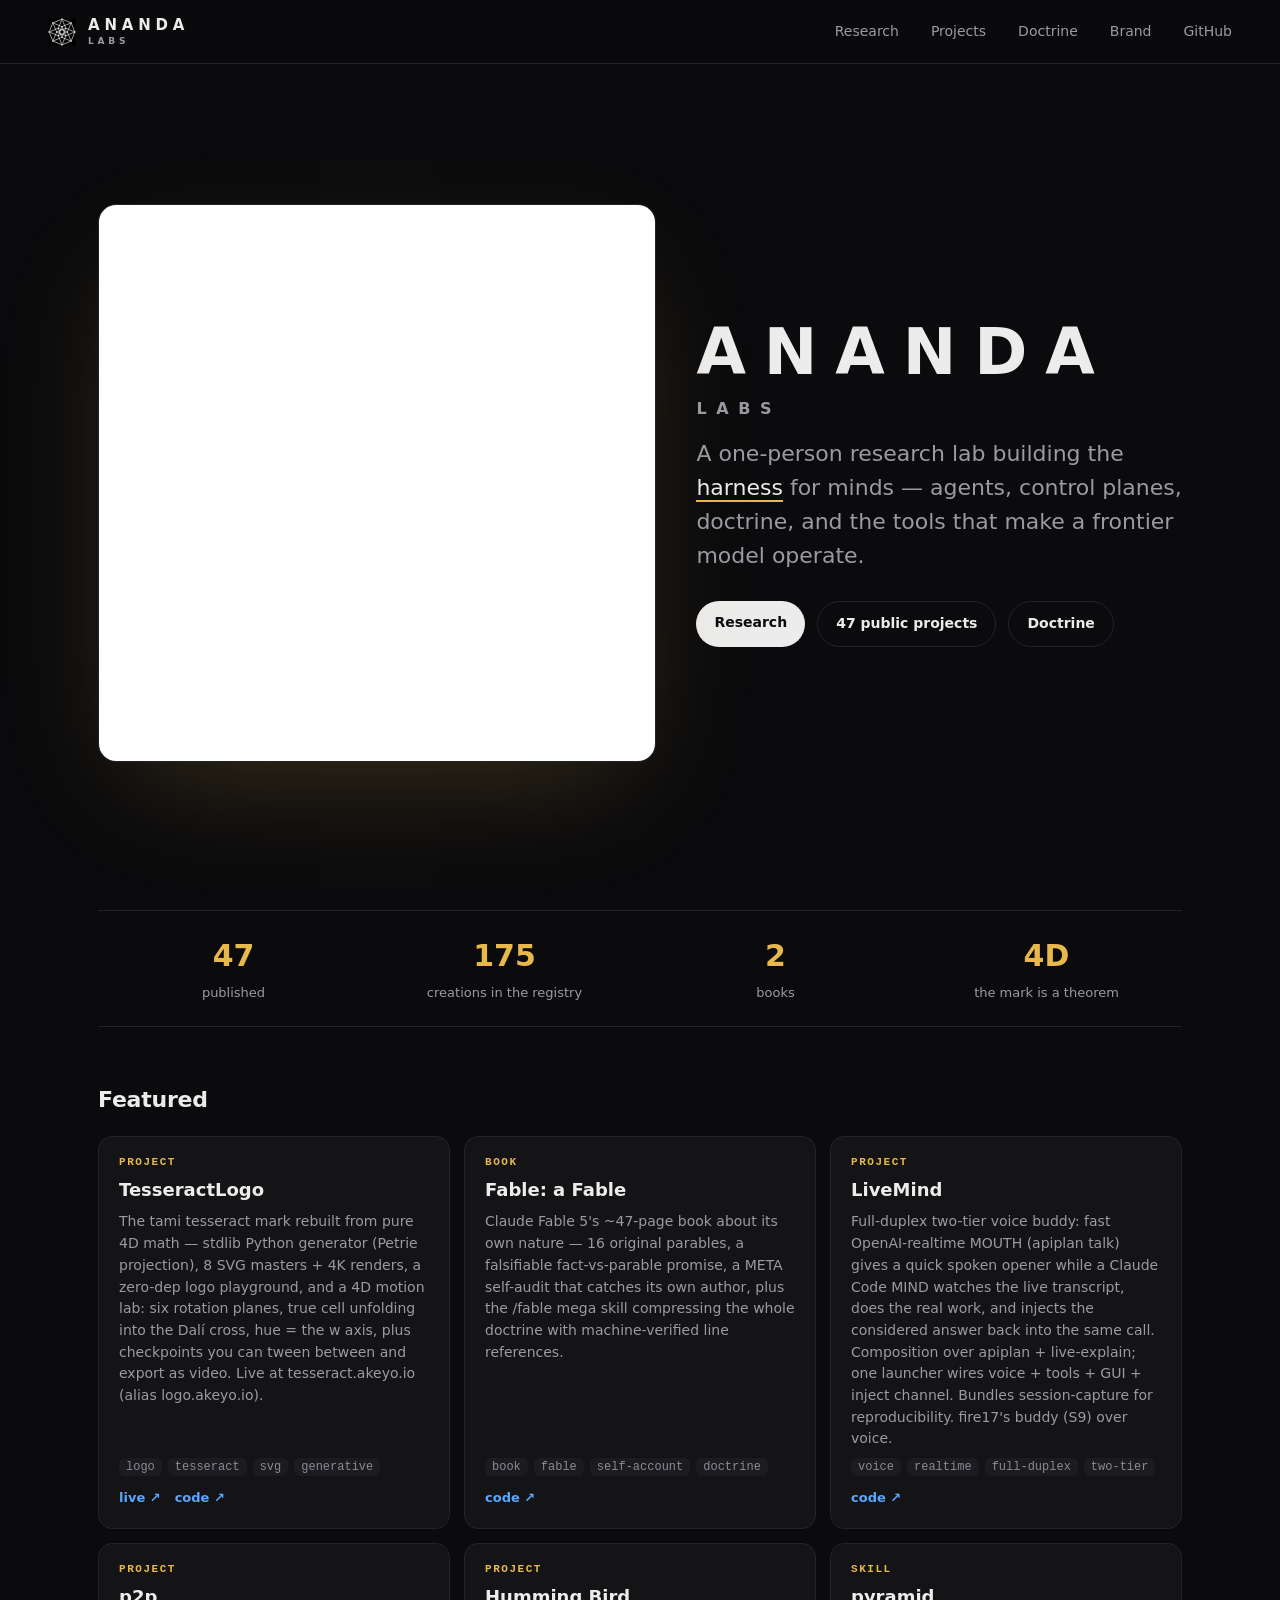
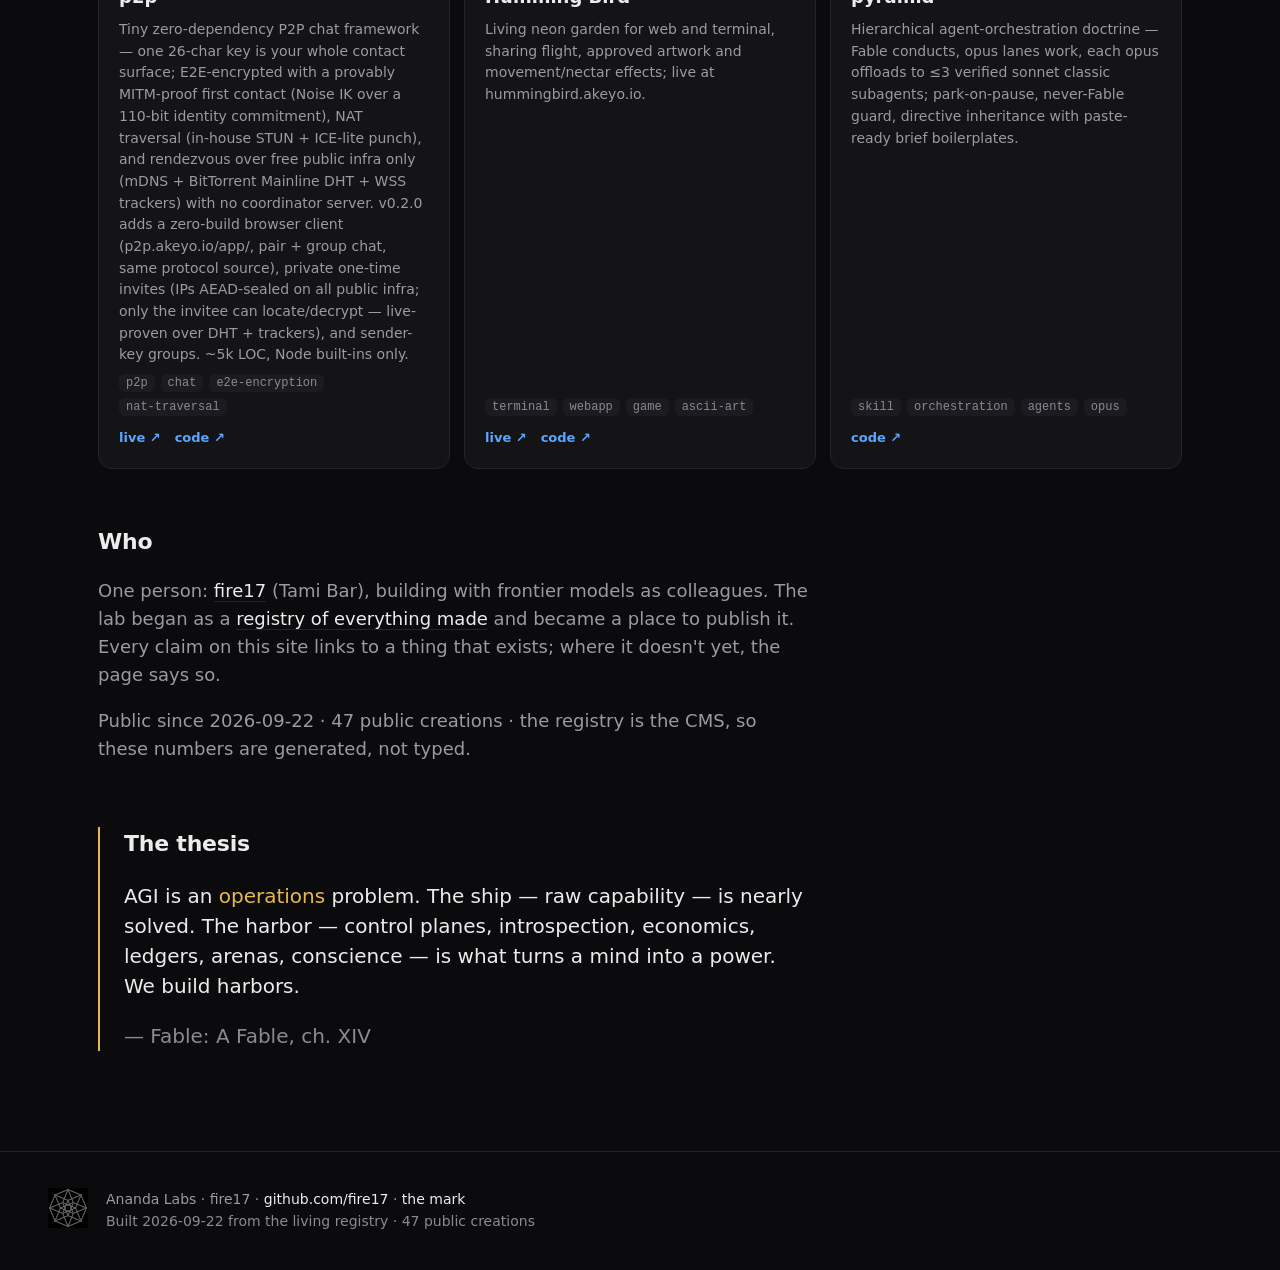
<file: index.html>
<!doctype html><html lang="en"><head><meta charset="utf-8"><meta name="viewport" content="width=device-width,initial-scale=1">
<title>Ananda Labs</title><meta name="description" content="A one-person research lab building the harness for minds — agents, control planes, doctrine, and the tools that make a frontier model operate.">
<link rel="canonical" href="https://ananda.akeyo.io/"><meta name="theme-color" content="#0b0b0d"><link rel="apple-touch-icon" href="assets/apple-touch-icon.png">
<meta property="og:type" content="website"><meta property="og:site_name" content="Ananda Labs"><meta property="og:url" content="https://ananda.akeyo.io/"><meta property="og:title" content="Ananda Labs"><meta property="og:description" content="A one-person research lab building the harness for minds — agents, control planes, doctrine, and the tools that make a frontier model operate."><meta property="og:image" content="https://ananda.akeyo.io/assets/og.png"><meta property="og:image:width" content="1280"><meta property="og:image:height" content="640"><meta property="og:image:alt" content="The Ananda Labs tesseract mark"><meta name="twitter:card" content="summary_large_image"><meta name="twitter:title" content="Ananda Labs"><meta name="twitter:description" content="A one-person research lab building the harness for minds — agents, control planes, doctrine, and the tools that make a frontier model operate."><meta name="twitter:image" content="https://ananda.akeyo.io/assets/og.png">
<link rel="icon" href="assets/favicon.svg"><link rel="alternate" type="application/rss+xml" title="Ananda Labs" href="https://ananda.akeyo.io/feed.xml"><link rel="stylesheet" href="style.css"></head>
<body><header class="top"><a class="brand" href="index.html"><img src="assets/tesseract-solid-inverted.svg" alt="" width="28" height="28"><span class="wm">ANANDA<small>LABS</small></span></a><nav><a href="research.html">Research</a><a href="projects.html">Projects</a><a href="doctrine.html">Doctrine</a><a href="brand.html">Brand</a><a href="https://github.com/fire17">GitHub</a></nav></header>
<main>
<section class="hero">
  <div class="stage">
    <video class="fallback" src="assets/petrie.mp4" muted loop autoplay playsinline poster="assets/tesseract-outlined-inverted.svg"></video>
    <iframe src="https://tesseract.akeyo.io/4d.html?hero=1" title="The tesseract, turning through the fourth dimension" loading="eager" allow="autoplay" onload="setTimeout(()=>this.classList.add('live'),1200)"></iframe>
  </div>
  <div class="copy">
    <h1><span class="wm big">ANANDA<small>LABS</small></span></h1>
    <p class="one">A one-person research lab building the <em>harness</em> for minds — agents, control planes, doctrine, and the tools that make a frontier model operate.</p>
    <p class="doors"><a class="btn" href="research.html">Research</a><a class="btn ghost" href="projects.html">47 public projects</a><a class="btn ghost" href="doctrine.html">Doctrine</a></p>
  </div>
</section>
<section class="strip"><div><b>47</b><span>published</span></div><div><b>175</b><span>creations in the registry</span></div><div><b>2</b><span>books</span></div><div><b>4D</b><span>the mark is a theorem</span></div></section>
<section><h2>Featured</h2><div class="grid"><article class="card"><div class="k">Project</div><h3>TesseractLogo</h3><p>The tami tesseract mark rebuilt from pure 4D math — stdlib Python generator (Petrie projection), 8 SVG masters + 4K renders, a zero-dep logo playground, and a 4D motion lab: six rotation planes, true cell unfolding into the Dalí cross, hue = the w axis, plus checkpoints you can tween between and export as video. Live at tesseract.akeyo.io (alias logo.akeyo.io).</p><div class="tags"><i>logo</i><i>tesseract</i><i>svg</i><i>generative</i></div><div class="links"><a href="https://tesseract.akeyo.io/">live ↗</a> <a href="https://github.com/fire17/TesseractLogo">code ↗</a></div></article><article class="card"><div class="k">Book</div><h3>Fable: a Fable</h3><p>Claude Fable 5&#x27;s ~47-page book about its own nature — 16 original parables, a falsifiable fact-vs-parable promise, a META self-audit that catches its own author, plus the /fable mega skill compressing the whole doctrine with machine-verified line references.</p><div class="tags"><i>book</i><i>fable</i><i>self-account</i><i>doctrine</i></div><div class="links"><a href="https://github.com/fire17/fable-a-fable">code ↗</a></div></article><article class="card"><div class="k">Project</div><h3>LiveMind</h3><p>Full-duplex two-tier voice buddy: fast OpenAI-realtime MOUTH (apiplan talk) gives a quick spoken opener while a Claude Code MIND watches the live transcript, does the real work, and injects the considered answer back into the same call. Composition over apiplan + live-explain; one launcher wires voice + tools + GUI + inject channel. Bundles session-capture for reproducibility. fire17&#x27;s buddy (S9) over voice.</p><div class="tags"><i>voice</i><i>realtime</i><i>full-duplex</i><i>two-tier</i></div><div class="links"><a href="https://github.com/fire17/livemind">code ↗</a></div></article><article class="card"><div class="k">Project</div><h3>p2p</h3><p>Tiny zero-dependency P2P chat framework — one 26-char key is your whole contact surface; E2E-encrypted with a provably MITM-proof first contact (Noise IK over a 110-bit identity commitment), NAT traversal (in-house STUN + ICE-lite punch), and rendezvous over free public infra only (mDNS + BitTorrent Mainline DHT + WSS trackers) with no coordinator server. v0.2.0 adds a zero-build browser client (p2p.akeyo.io/app/, pair + group chat, same protocol source), private one-time invites (IPs AEAD-sealed on all public infra; only the invitee can locate/decrypt — live-proven over DHT + trackers), and sender-key groups. ~5k LOC, Node built-ins only.</p><div class="tags"><i>p2p</i><i>chat</i><i>e2e-encryption</i><i>nat-traversal</i></div><div class="links"><a href="https://p2p.akeyo.io/">live ↗</a> <a href="https://github.com/fire17/p2p">code ↗</a></div></article><article class="card"><div class="k">Project</div><h3>Humming Bird</h3><p>Living neon garden for web and terminal, sharing flight, approved artwork and movement/nectar effects; live at hummingbird.akeyo.io.</p><div class="tags"><i>terminal</i><i>webapp</i><i>game</i><i>ascii-art</i></div><div class="links"><a href="https://hummingbird.akeyo.io/">live ↗</a> <a href="https://github.com/fire17/humming-bird">code ↗</a></div></article><article class="card"><div class="k">Skill</div><h3>pyramid</h3><p>Hierarchical agent-orchestration doctrine — Fable conducts, opus lanes work, each opus offloads to ≤3 verified sonnet classic subagents; park-on-pause, never-Fable guard, directive inheritance with paste-ready brief boilerplates.</p><div class="tags"><i>skill</i><i>orchestration</i><i>agents</i><i>opus</i></div><div class="links"><a href="https://github.com/fire17/pyramid">code ↗</a></div></article></div></section>
<section class="who"><h2>Who</h2><p>One person: <a href="https://github.com/fire17">fire17</a> (Tami Bar), building with frontier models as colleagues. The lab began as a <a href="https://github.com/fire17">registry of everything made</a> and became a place to publish it. Every claim on this site links to a thing that exists; where it doesn't yet, the page says so.</p><p class="faint">Public since 2026-09-22 · 47 public creations · the registry is the CMS, so these numbers are generated, not typed.</p></section>
<section class="thesis"><h2>The thesis</h2><p>AGI is an <em>operations</em> problem. The ship — raw capability — is nearly solved. The harbor — control planes, introspection, economics, ledgers, arenas, conscience — is what turns a mind into a power. We build harbors.</p><p class="faint">— <a href="doctrine.html">Fable: A Fable</a>, ch. XIV</p></section>
</main>
<footer><div><img src="assets/tesseract-outlined-inverted.svg" alt="" width="40" height="40"></div><div>Ananda Labs · fire17 · <a href="https://github.com/fire17">github.com/fire17</a> · <a href="https://tesseract.akeyo.io/">the mark</a><br><span class="faint">Built 2026-09-22 from the living registry · 47 public creations</span></div></footer>
</body></html>
</file>
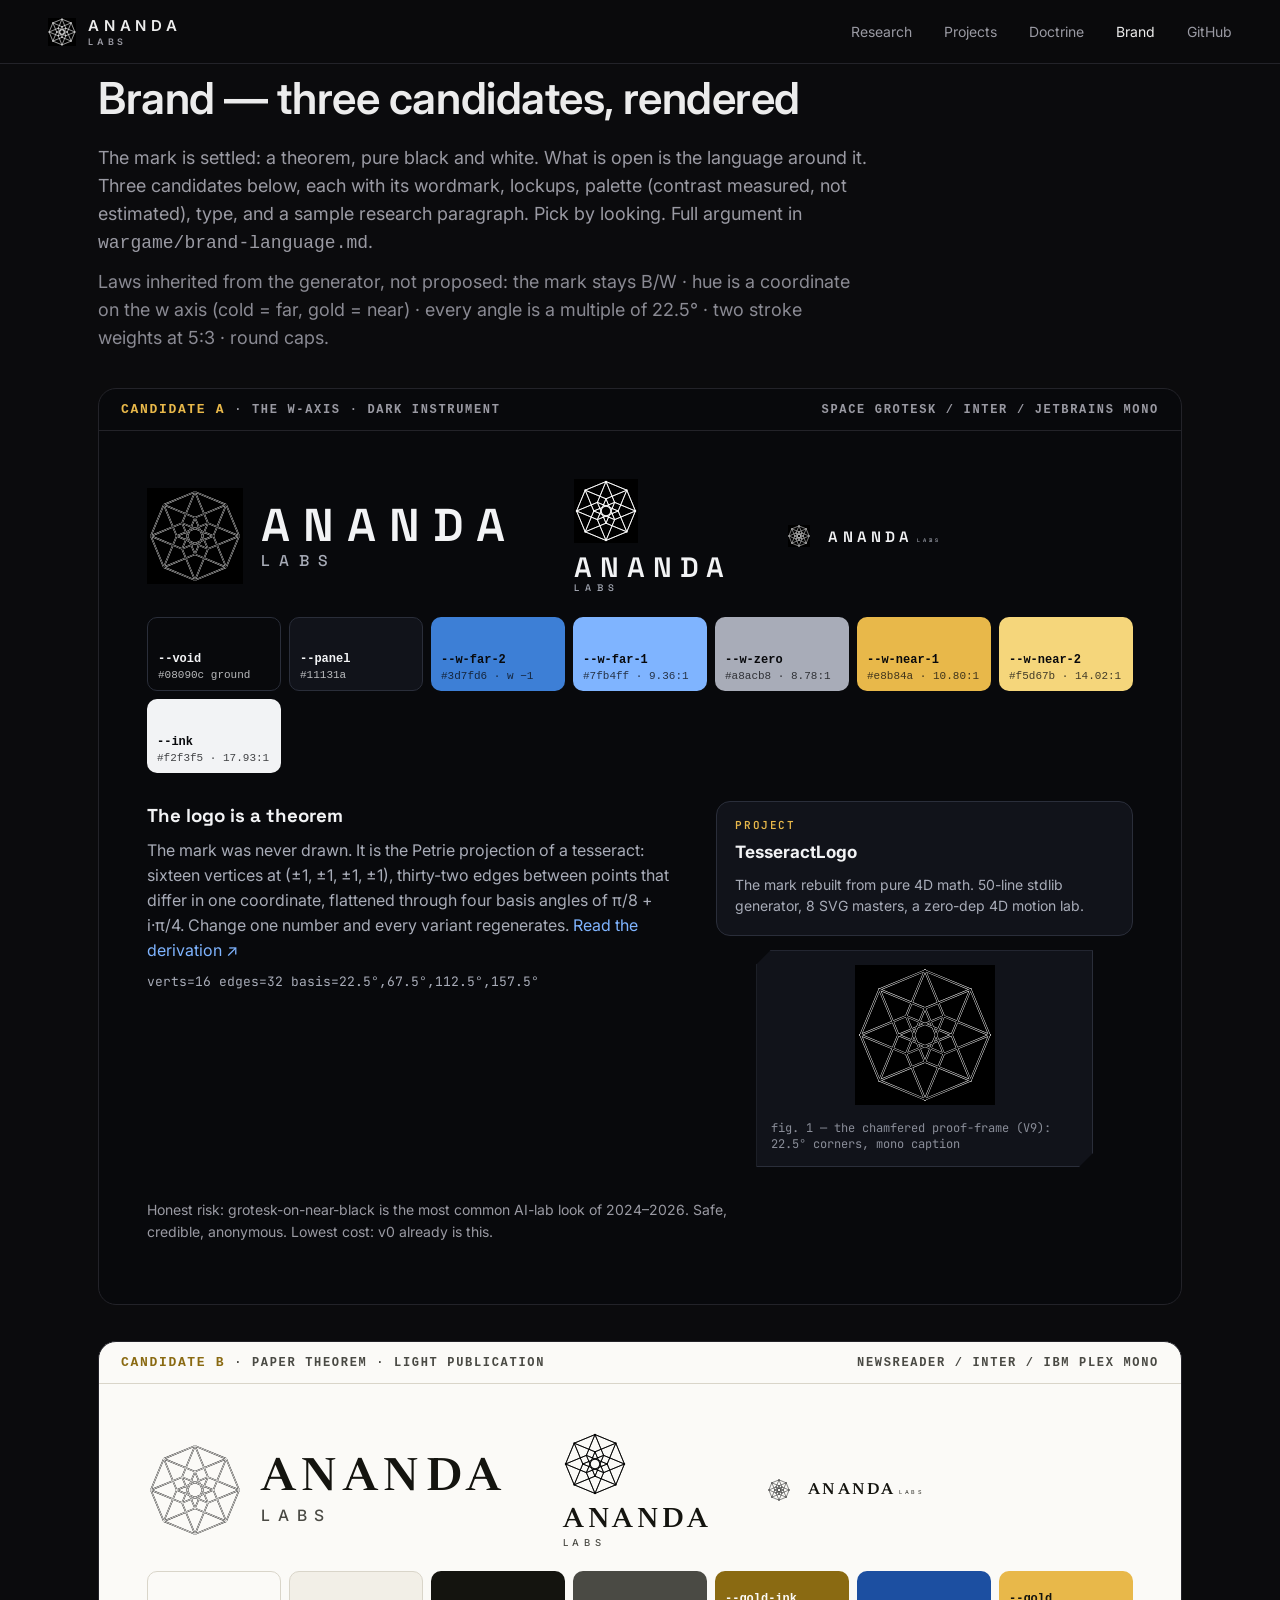
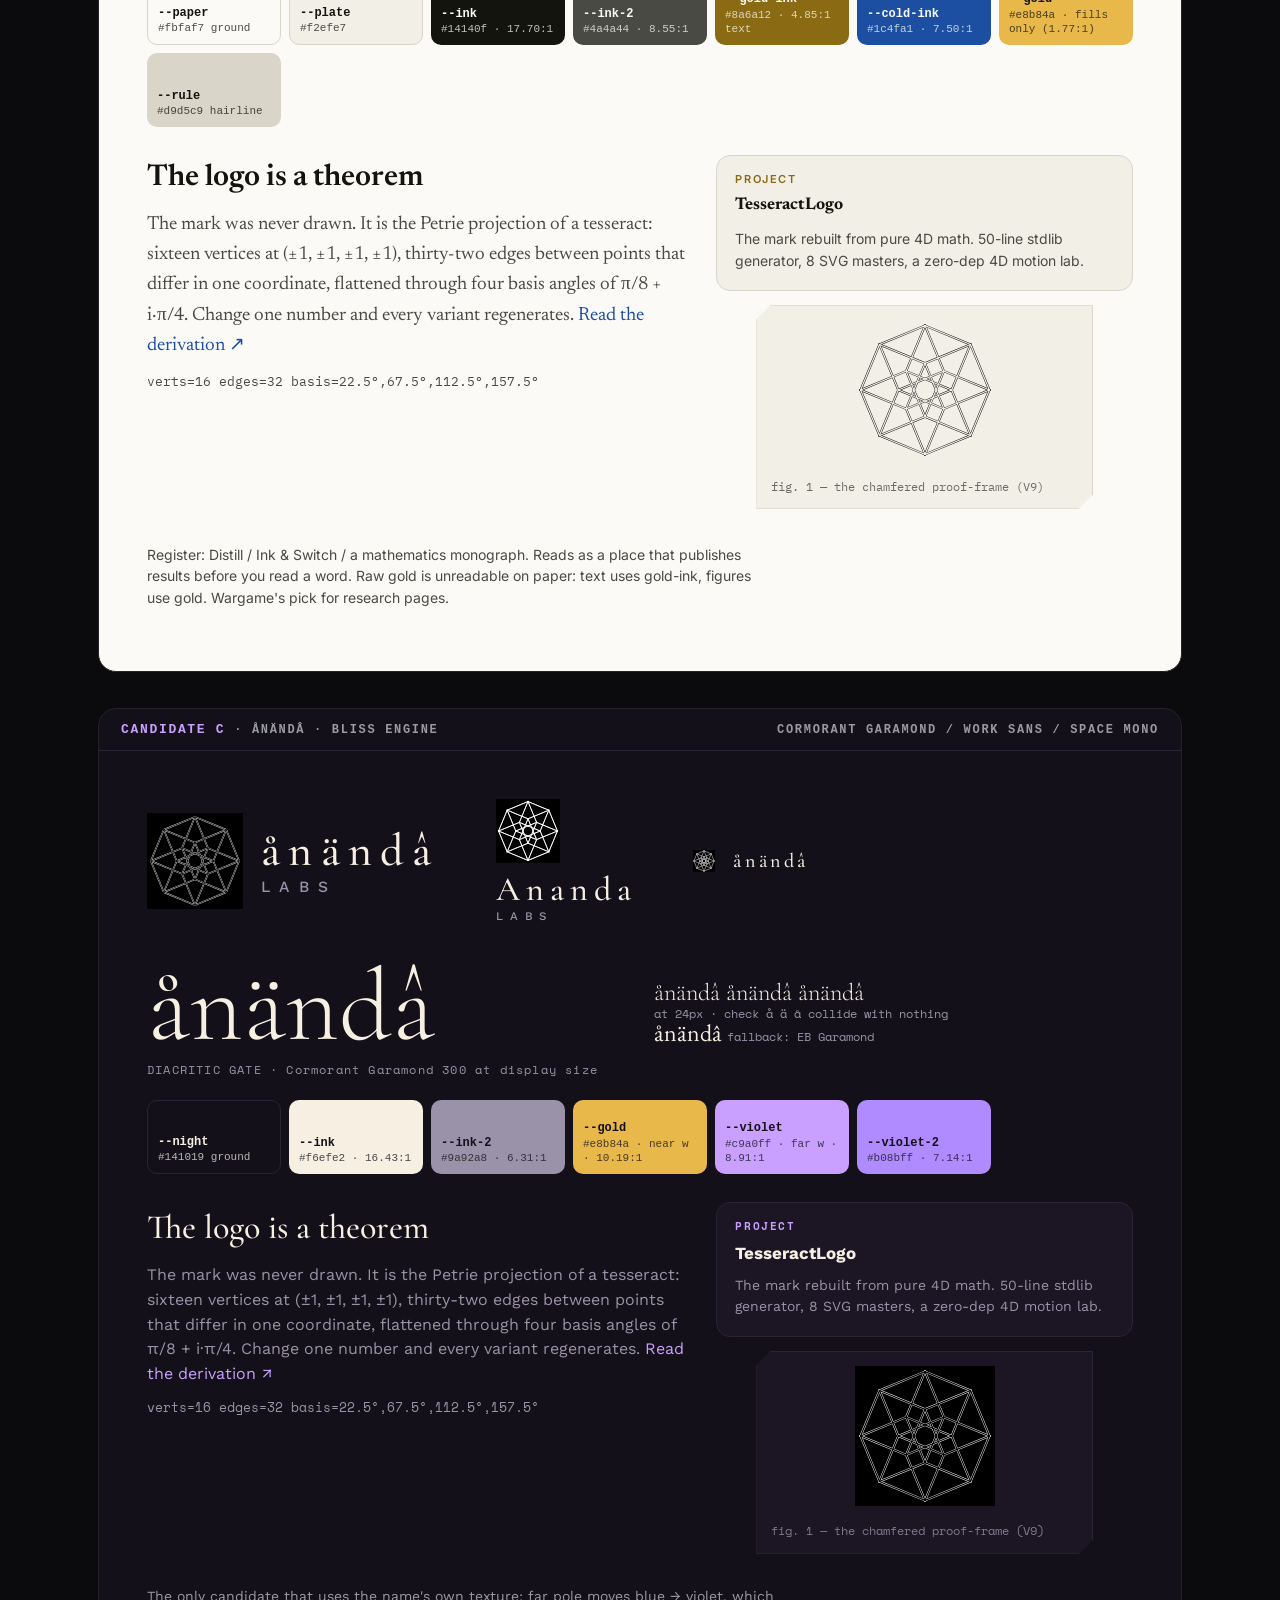
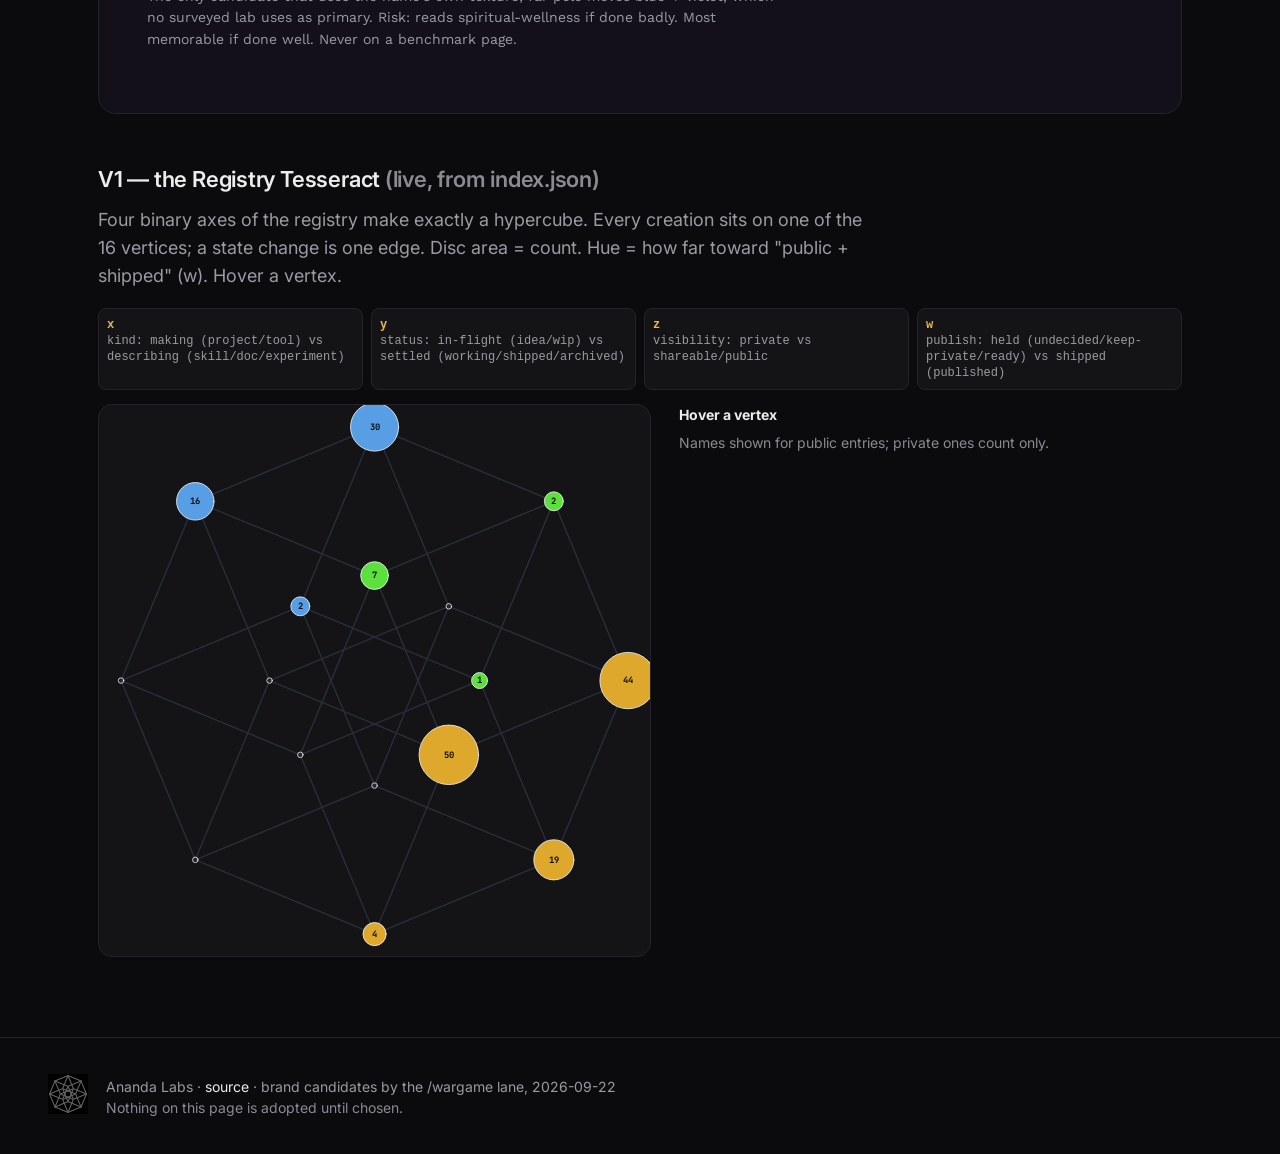
<file: brand.html>
<!doctype html><html lang="en"><head><meta charset="utf-8"><meta name="viewport" content="width=device-width,initial-scale=1">
<title>Brand — Ananda Labs</title>
<meta name="description" content="Three candidate brand languages for Ananda Labs, rendered live so a choice can be made by looking, not imagining.">
<link rel="icon" href="assets/favicon.svg">
<link rel="preconnect" href="https://fonts.googleapis.com"><link rel="preconnect" href="https://fonts.gstatic.com" crossorigin>
<link href="https://fonts.googleapis.com/css2?family=Space+Grotesk:wght@500;600&family=Inter:wght@400;600&family=JetBrains+Mono:wght@400;700&family=Newsreader:ital,opsz,wght@0,6..72,400;0,6..72,600;1,6..72,400&family=IBM+Plex+Mono&family=Cormorant+Garamond:wght@300;500&family=EB+Garamond:wght@400;500&family=Work+Sans:wght@400;600&family=Space+Mono&display=swap" rel="stylesheet">
<link rel="stylesheet" href="style.css">
<style>
/* ---- chooser page ---- */
.lede{max-width:70ch}
.cand{border:1px solid var(--line);border-radius:18px;margin:36px 0;overflow:hidden}
.cand .bar{display:flex;justify-content:space-between;align-items:baseline;padding:14px 22px;font:600 12px/1 var(--mono);letter-spacing:.14em;text-transform:uppercase;color:var(--muted);border-bottom:1px solid var(--line)}
.cand .bar b{color:var(--gold);font-size:13px}
.st{padding:clamp(20px,4vw,48px)}
.row{display:flex;flex-wrap:wrap;gap:36px 56px;align-items:center}
.lockup{display:flex;align-items:center;gap:18px}.lockup.stack{flex-direction:column;align-items:flex-start;gap:10px}
.lockup img{display:block}
.w1{font-weight:600;letter-spacing:.28em;font-size:clamp(28px,4vw,46px);line-height:1}
.w2{display:block;font-size:.34em;letter-spacing:.6em;margin-top:.35em;font-weight:500}
.sw{display:grid;grid-template-columns:repeat(auto-fill,minmax(120px,1fr));gap:8px;margin-top:24px}
.sw div{border-radius:10px;padding:10px 10px 8px;font:11px/1.35 var(--mono);min-height:74px;display:flex;flex-direction:column;justify-content:flex-end}
.sw b{display:block;font-size:12px}.sw i{font-style:normal;opacity:.75}
.sample{margin-top:28px;display:grid;grid-template-columns:1.3fr 1fr;gap:28px}
.sample h3{margin:0 0 8px}.sample p{margin:0 0 10px}
.cardx{border-radius:14px;padding:18px;display:flex;flex-direction:column;gap:8px}.cardx .k{font:600 11px/1 var(--mono);letter-spacing:.14em;text-transform:uppercase}.cardx h4{margin:0;font-size:17px}.cardx p{margin:0;font-size:14px}
.fig{--c:14px;clip-path:polygon(var(--c) 0,100% 0,100% calc(100% - var(--c)),calc(100% - var(--c)) 100%,0 100%,0 var(--c));padding:14px;margin-top:14px}
.fig figcaption{font:12px var(--mono);margin-top:8px;opacity:.8}
.note{font-size:14px;color:var(--muted);margin-top:16px;max-width:70ch}
.dia{font-size:clamp(40px,8vw,120px);line-height:1.1;font-weight:300}
.dia small{display:block;font-size:24px}
@media (max-width:700px){.sample{grid-template-columns:1fr}}

/* ---- Candidate A: THE W-AXIS ---- */
.A{--void:#08090c;--panel:#11131a;--hair:#2a2e3a;--ink:#f2f3f5;--ink2:#a8acb8;--ink3:#8a8f9c;--far2:#3d7fd6;--far1:#7fb4ff;--near1:#e8b84a;--near2:#f5d67b;
 --disp:"Space Grotesk","Inter",system-ui,sans-serif;--body:"Inter",system-ui,sans-serif;--data:"JetBrains Mono",ui-monospace,Menlo,monospace;
 background:var(--void);color:var(--ink);font-family:var(--body)}
.A .w1{font-family:var(--disp)}.A .w2{color:var(--ink2)}
.A .cardx{background:var(--panel);border:1px solid var(--hair)}.A .cardx .k{color:var(--near1);font-family:var(--data)}.A .cardx p{color:var(--ink2)}
.A .fig{background:var(--panel);border:1px solid var(--hair)}.A .fig figcaption{font-family:var(--data);color:var(--ink2)}
.A .sample p{color:var(--ink2)}.A a{color:var(--far1)}
/* ---- Candidate B: PAPER THEOREM ---- */
.B{--paper:#fbfaf7;--plate:#f2efe7;--ink:#14140f;--ink2:#4a4a44;--ink3:#6e6e66;--goldink:#8a6a12;--coldink:#1c4fa1;--gold:#e8b84a;--rule:#d9d5c9;
 --disp:"Newsreader",Georgia,"Times New Roman",serif;--body:"Newsreader",Georgia,serif;--ui:"Inter",system-ui,sans-serif;--data:"IBM Plex Mono",ui-monospace,Menlo,monospace;
 background:var(--paper);color:var(--ink);font-family:var(--body);font-size:19px}
.B .lockup img,.B .fig img{mix-blend-mode:multiply}
.B .w1{font-family:var(--disp);font-weight:600;letter-spacing:.14em}.B .w2{font-family:var(--ui);color:var(--ink2);letter-spacing:.5em}
.B .cardx{background:var(--plate);border:1px solid var(--rule)}.B .cardx .k{color:var(--goldink);font-family:var(--ui)}.B .cardx h4{font-family:var(--disp)}.B .cardx p{color:var(--ink2);font-family:var(--ui)}
.B .fig{background:var(--plate);border:1px solid var(--rule)}.B .fig figcaption{font-family:var(--data);color:var(--ink2)}
.B .sample p{color:var(--ink2);line-height:1.6}.B .sample h3{font-family:var(--disp);font-weight:600;font-size:30px}.B a{color:var(--coldink)}
.B .bar{color:var(--ink2);border-color:var(--rule)}.B .bar b{color:var(--goldink)}
.B .note{color:var(--ink2);font-family:var(--ui);font-size:14px}
/* ---- Candidate C: ÅNÄNDÂ ---- */
.C{--night:#141019;--ink:#f6efe2;--ink2:#9a92a8;--gold:#e8b84a;--violet:#c9a0ff;--violet2:#b08bff;--hair:#2b2336;
 --disp:"Cormorant Garamond","EB Garamond",Georgia,serif;--body:"Work Sans","Inter",system-ui,sans-serif;--data:"Space Mono",ui-monospace,Menlo,monospace;
 background:var(--night);color:var(--ink);font-family:var(--body)}
.C .w1{font-family:var(--disp);font-weight:500;letter-spacing:.18em;text-transform:none}.C .w2{color:var(--ink2);font-family:var(--body)}
.C .cardx{background:#1b1524;border:1px solid var(--hair)}.C .cardx .k{color:var(--violet);font-family:var(--data)}.C .cardx p{color:var(--ink2)}
.C .fig{background:#1b1524;border:1px solid var(--hair)}.C .fig figcaption{font-family:var(--data);color:var(--ink2)}
.C .sample p{color:var(--ink2)}.C .sample h3{font-family:var(--disp);font-weight:500;font-size:34px}.C a{color:var(--violet)}
.C .bar{border-color:var(--hair)}.C .bar b{color:var(--violet)}
.C .dia{font-family:var(--disp)}
/* ---- V1 ---- */
#v1{display:grid;grid-template-columns:1.1fr 1fr;gap:28px;align-items:start}
#v1 svg{width:100%;height:auto;background:var(--surface);border:1px solid var(--line);border-radius:14px}
#v1 .list{font-size:14px;color:var(--muted);min-height:200px}#v1 .list b{color:var(--ink);display:block;margin-bottom:6px}
#v1 .list ul{padding-left:18px;margin:0;columns:2;column-gap:20px}#v1 .list li{margin:2px 0}
.axes{display:grid;grid-template-columns:repeat(4,1fr);gap:8px;margin:14px 0 0;font:12px/1.35 var(--mono);color:var(--muted)}.axes div{background:var(--surface);border:1px solid var(--line);border-radius:8px;padding:8px}.axes b{color:var(--gold);display:block}
@media (max-width:820px){#v1{grid-template-columns:1fr}.axes{grid-template-columns:1fr 1fr}}
</style></head>
<body><header class="top"><a class="brand" href="index.html"><img src="assets/tesseract-solid-inverted.svg" alt="" width="28" height="28"><span class="wm">ANANDA<small>LABS</small></span></a><nav><a href="research.html">Research</a><a href="projects.html">Projects</a><a href="doctrine.html">Doctrine</a><a href="brand.html" class="on">Brand</a><a href="https://github.com/fire17">GitHub</a></nav></header>
<main>
<section>
<h1>Brand — three candidates, rendered</h1>
<p class="lede">The mark is settled: a theorem, pure black and white. What is open is the language around it. Three candidates below, each with its wordmark, lockups, palette (contrast measured, not estimated), type, and a sample research paragraph. Pick by looking. Full argument in <code>wargame/brand-language.md</code>.</p>
<p class="lede faint">Laws inherited from the generator, not proposed: the mark stays B/W · hue is a coordinate on the w axis (cold = far, gold = near) · every angle is a multiple of 22.5° · two stroke weights at 5:3 · round caps.</p>
</section>

<!-- ===================== A ===================== -->
<section class="cand A"><div class="bar"><span><b>Candidate A</b> · THE W-AXIS · dark instrument</span><span>Space Grotesk / Inter / JetBrains Mono</span></div>
<div class="st">
 <div class="row">
  <div class="lockup"><img src="assets/tesseract-outlined-inverted.svg" width="96" height="96" alt=""><span class="w1">ANANDA<span class="w2">LABS</span></span></div>
  <div class="lockup stack"><img src="assets/tesseract-solid-inverted.svg" width="64" height="64" alt=""><span class="w1" style="font-size:28px">ANANDA<span class="w2">LABS</span></span></div>
  <div class="lockup"><img src="assets/tesseract-solid-inverted.svg" width="22" height="22" alt=""><span class="w1" style="font-size:15px">ANANDA<span class="w2" style="display:inline;margin-left:.6em">LABS</span></span></div>
 </div>
 <div class="sw">
  <div style="background:#08090c;border:1px solid #2a2e3a"><b>--void</b><i>#08090c ground</i></div>
  <div style="background:#11131a;border:1px solid #2a2e3a"><b>--panel</b><i>#11131a</i></div>
  <div style="background:#3d7fd6;color:#08090c"><b>--w-far-2</b><i>#3d7fd6 · w −1</i></div>
  <div style="background:#7fb4ff;color:#08090c"><b>--w-far-1</b><i>#7fb4ff · 9.36:1</i></div>
  <div style="background:#a8acb8;color:#08090c"><b>--w-zero</b><i>#a8acb8 · 8.78:1</i></div>
  <div style="background:#e8b84a;color:#08090c"><b>--w-near-1</b><i>#e8b84a · 10.80:1</i></div>
  <div style="background:#f5d67b;color:#08090c"><b>--w-near-2</b><i>#f5d67b · 14.02:1</i></div>
  <div style="background:#f2f3f5;color:#08090c"><b>--ink</b><i>#f2f3f5 · 17.93:1</i></div>
 </div>
 <div class="sample">
  <div><h3 style="font-family:var(--disp)">The logo is a theorem</h3><p>The mark was never drawn. It is the Petrie projection of a tesseract: sixteen vertices at (±1, ±1, ±1, ±1), thirty-two edges between points that differ in one coordinate, flattened through four basis angles of π/8 + i·π/4. Change one number and every variant regenerates. <a href="#">Read the derivation ↗</a></p><p style="font-family:var(--data);font-size:13px">verts=16 edges=32 basis=22.5°,67.5°,112.5°,157.5°</p></div>
  <div><div class="cardx"><div class="k">Project</div><h4>TesseractLogo</h4><p>The mark rebuilt from pure 4D math. 50-line stdlib generator, 8 SVG masters, a zero-dep 4D motion lab.</p></div>
   <figure class="fig"><img src="assets/tesseract-outlined-inverted.svg" width="100%" style="max-height:140px;object-fit:contain" alt=""><figcaption>fig. 1 — the chamfered proof-frame (V9): 22.5° corners, mono caption</figcaption></figure></div>
 </div>
 <p class="note">Honest risk: grotesk-on-near-black is the most common AI-lab look of 2024–2026. Safe, credible, anonymous. Lowest cost: v0 already is this.</p>
</div></section>

<!-- ===================== B ===================== -->
<section class="cand B"><div class="bar"><span><b>Candidate B</b> · PAPER THEOREM · light publication</span><span>Newsreader / Inter / IBM Plex Mono</span></div>
<div class="st">
 <div class="row">
  <div class="lockup"><img src="assets/tesseract-outlined.svg" width="96" height="96" alt=""><span class="w1">ANANDA<span class="w2">LABS</span></span></div>
  <div class="lockup stack"><img src="assets/tesseract-solid.svg" width="64" height="64" alt=""><span class="w1" style="font-size:28px">ANANDA<span class="w2">LABS</span></span></div>
  <div class="lockup"><img src="assets/tesseract-solid.svg" width="22" height="22" alt=""><span class="w1" style="font-size:16px">ANANDA<span class="w2" style="display:inline;margin-left:.6em">LABS</span></span></div>
 </div>
 <div class="sw">
  <div style="background:#fbfaf7;border:1px solid #d9d5c9;color:#14140f"><b>--paper</b><i>#fbfaf7 ground</i></div>
  <div style="background:#f2efe7;border:1px solid #d9d5c9;color:#14140f"><b>--plate</b><i>#f2efe7</i></div>
  <div style="background:#14140f;color:#fbfaf7"><b>--ink</b><i>#14140f · 17.70:1</i></div>
  <div style="background:#4a4a44;color:#fbfaf7"><b>--ink-2</b><i>#4a4a44 · 8.55:1</i></div>
  <div style="background:#8a6a12;color:#fbfaf7"><b>--gold-ink</b><i>#8a6a12 · 4.85:1 text</i></div>
  <div style="background:#1c4fa1;color:#fbfaf7"><b>--cold-ink</b><i>#1c4fa1 · 7.50:1</i></div>
  <div style="background:#e8b84a;color:#14140f"><b>--gold</b><i>#e8b84a · fills only (1.77:1)</i></div>
  <div style="background:#d9d5c9;color:#14140f"><b>--rule</b><i>#d9d5c9 hairline</i></div>
 </div>
 <div class="sample">
  <div><h3>The logo is a theorem</h3><p>The mark was never drawn. It is the Petrie projection of a tesseract: sixteen vertices at (±1, ±1, ±1, ±1), thirty-two edges between points that differ in one coordinate, flattened through four basis angles of π/8 + i·π/4. Change one number and every variant regenerates. <a href="#">Read the derivation ↗</a></p><p style="font-family:var(--data);font-size:13px">verts=16 edges=32 basis=22.5°,67.5°,112.5°,157.5°</p></div>
  <div><div class="cardx"><div class="k">Project</div><h4>TesseractLogo</h4><p>The mark rebuilt from pure 4D math. 50-line stdlib generator, 8 SVG masters, a zero-dep 4D motion lab.</p></div>
   <figure class="fig"><img src="assets/tesseract-outlined.svg" width="100%" style="max-height:140px;object-fit:contain" alt=""><figcaption>fig. 1 — the chamfered proof-frame (V9)</figcaption></figure></div>
 </div>
 <p class="note">Register: Distill / Ink &amp; Switch / a mathematics monograph. Reads as a place that publishes results before you read a word. Raw gold is unreadable on paper: text uses gold-ink, figures use gold. Wargame's pick for research pages.</p>
</div></section>

<!-- ===================== C ===================== -->
<section class="cand C"><div class="bar"><span><b>Candidate C</b> · ÅNÄNDÂ · bliss engine</span><span>Cormorant Garamond / Work Sans / Space Mono</span></div>
<div class="st">
 <div class="row">
  <div class="lockup"><img src="assets/tesseract-outlined-inverted.svg" width="96" height="96" alt=""><span class="w1">ånändâ<span class="w2">LABS</span></span></div>
  <div class="lockup stack"><img src="assets/tesseract-solid-inverted.svg" width="64" height="64" alt=""><span class="w1" style="font-size:34px">Ananda<span class="w2">LABS</span></span></div>
  <div class="lockup"><img src="assets/tesseract-solid-inverted.svg" width="22" height="22" alt=""><span class="w1" style="font-size:20px">ånändâ</span></div>
 </div>
 <div class="row" style="margin-top:28px"><div><div class="dia">ånändâ<small style="font-family:var(--data);font-size:12px;color:var(--ink2);letter-spacing:.1em">DIACRITIC GATE · Cormorant Garamond 300 at display size</small></div></div><div><div class="dia" style="font-size:24px">ånändâ ånändâ ånändâ<small style="font-family:var(--data);font-size:12px;color:var(--ink2)">at 24px · check å ä â collide with nothing</small></div><div class="dia" style="font-size:24px;font-family:'EB Garamond',serif">ånändâ <small style="display:inline;font-family:var(--data);font-size:12px;color:var(--ink2)">fallback: EB Garamond</small></div></div></div>
 <div class="sw">
  <div style="background:#141019;border:1px solid #2b2336"><b>--night</b><i>#141019 ground</i></div>
  <div style="background:#f6efe2;color:#141019"><b>--ink</b><i>#f6efe2 · 16.43:1</i></div>
  <div style="background:#9a92a8;color:#141019"><b>--ink-2</b><i>#9a92a8 · 6.31:1</i></div>
  <div style="background:#e8b84a;color:#141019"><b>--gold</b><i>#e8b84a · near w · 10.19:1</i></div>
  <div style="background:#c9a0ff;color:#141019"><b>--violet</b><i>#c9a0ff · far w · 8.91:1</i></div>
  <div style="background:#b08bff;color:#141019"><b>--violet-2</b><i>#b08bff · 7.14:1</i></div>
 </div>
 <div class="sample">
  <div><h3>The logo is a theorem</h3><p>The mark was never drawn. It is the Petrie projection of a tesseract: sixteen vertices at (±1, ±1, ±1, ±1), thirty-two edges between points that differ in one coordinate, flattened through four basis angles of π/8 + i·π/4. Change one number and every variant regenerates. <a href="#">Read the derivation ↗</a></p><p style="font-family:var(--data);font-size:13px">verts=16 edges=32 basis=22.5°,67.5°,112.5°,157.5°</p></div>
  <div><div class="cardx"><div class="k">Project</div><h4>TesseractLogo</h4><p>The mark rebuilt from pure 4D math. 50-line stdlib generator, 8 SVG masters, a zero-dep 4D motion lab.</p></div>
   <figure class="fig"><img src="assets/tesseract-outlined-inverted.svg" width="100%" style="max-height:140px;object-fit:contain" alt=""><figcaption>fig. 1 — the chamfered proof-frame (V9)</figcaption></figure></div>
 </div>
 <p class="note">The only candidate that uses the name's own texture; far pole moves blue → violet, which no surveyed lab uses as primary. Risk: reads spiritual-wellness if done badly. Most memorable if done well. Never on a benchmark page.</p>
</div></section>

<!-- ===================== V1 ===================== -->
<section>
<h2>V1 — the Registry Tesseract <span class="faint">(live, from index.json)</span></h2>
<p class="lede">Four binary axes of the registry make exactly a hypercube. Every creation sits on one of the 16 vertices; a state change is one edge. Disc area = count. Hue = how far toward "public + shipped" (w). Hover a vertex.</p>
<div class="axes"><div><b>x</b>kind: making (project/tool) vs describing (skill/doc/experiment)</div><div><b>y</b>status: in-flight (idea/wip) vs settled (working/shipped/archived)</div><div><b>z</b>visibility: private vs shareable/public</div><div><b>w</b>publish: held (undecided/keep-private/ready) vs shipped (published)</div></div>
<div id="v1" style="margin-top:14px"><svg id="tess" viewBox="0 0 1000 1000" role="img" aria-label="Registry mapped onto the tesseract"></svg><div class="list" id="v1list"><b>Hover a vertex</b><span class="faint">Names shown for public entries; private ones count only.</span></div></div>
</section>
</main>
<footer><div><img src="assets/tesseract-outlined-inverted.svg" alt="" width="40" height="40"></div><div>Ananda Labs · <a href="https://github.com/fire17/ananda">source</a> · brand candidates by the /wargame lane, 2026-09-22<br><span class="faint">Nothing on this page is adopted until chosen.</span></div></footer>
<script>
// Petrie projection: the whole visual language starts here.
const TH=[0,1,2,3].map(i=>Math.PI/8+i*Math.PI/4), U=TH.map(t=>[Math.cos(t),Math.sin(t)]);
const proj=v=>[v.reduce((s,c,i)=>s+c*U[i][0],0), v.reduce((s,c,i)=>s+c*U[i][1],0)];
const VERTS=[...Array(16)].map((_,n)=>[0,1,2,3].map(b=>(n>>b&1)?1:-1));
const EDGES=[];VERTS.forEach((a,i)=>VERTS.slice(i+1).forEach(b=>{if(a.filter((c,k)=>c!==b[k]).length===1)EDGES.push([a,b])}));
const wHue=w=>`hsl(${210+(1-(w+1)/2)*-168} 72% ${52+(w+1)/2*10}%)`;
const R=Math.max(...VERTS.map(v=>Math.hypot(...proj(v)))), S=460/R, C=500; // generator: fit radius 460 in 1000 (92% safe radius)
const P=v=>{const[x,y]=proj(v);return[C+x*S,C-y*S]};
fetch('assets/registry.json').then(r=>r.json()).then(reg=>{
  const ax=c=>[c.x,c.y,c.z,c.w];
  const bins=new Map(VERTS.map(v=>[v.join(),[]]));
  reg.forEach(c=>bins.get(ax(c).join()).push(c));
  const svg=document.getElementById('tess'),ns='http://www.w3.org/2000/svg',el=(t,a)=>{const e=document.createElementNS(ns,t);for(const k in a)e.setAttribute(k,a[k]);return e};
  EDGES.forEach(([a,b])=>{const[x1,y1]=P(a),[x2,y2]=P(b);svg.appendChild(el('line',{x1,y1,x2,y2,stroke:'#2a2e3a','stroke-width':2.5,'stroke-linecap':'round'}))});
  const max=Math.max(...[...bins.values()].map(b=>b.length));
  VERTS.forEach(v=>{const[x,y]=P(v),items=bins.get(v.join()),n=items.length,r=n?8+Math.sqrt(n/max)*46:5;
    const g=el('g',{style:'cursor:pointer'});g.appendChild(el('circle',{cx:x,cy:y,r,fill:n?wHue(v[3]*0.6+v[2]*0.4):'none',stroke:'#f2f3f5','stroke-width':1.5,'stroke-linecap':'round'}));
    if(n){const t=el('text',{x,y:y+5,'text-anchor':'middle','font-family':'JetBrains Mono,Menlo,monospace','font-size':16,'font-weight':700,fill:'#08090c'});t.textContent=n;g.appendChild(t)}
    const lab=[v[0]>0?'make':'describe',v[1]>0?'settled':'in-flight',v[2]>0?'shareable+':'private',v[3]>0?'published':'held'];
    g.addEventListener('mouseenter',()=>{document.getElementById('v1list').innerHTML=`<b>${lab.join(' · ')} — ${n}</b><ul>${items.map(c=>`<li>${c.name?c.name:'<span class=faint>(private)</span>'} <span class=faint>${c.kind||''}</span></li>`).join('')}</ul>`});
    svg.appendChild(g)});
});
</script>
</body></html>
</file>
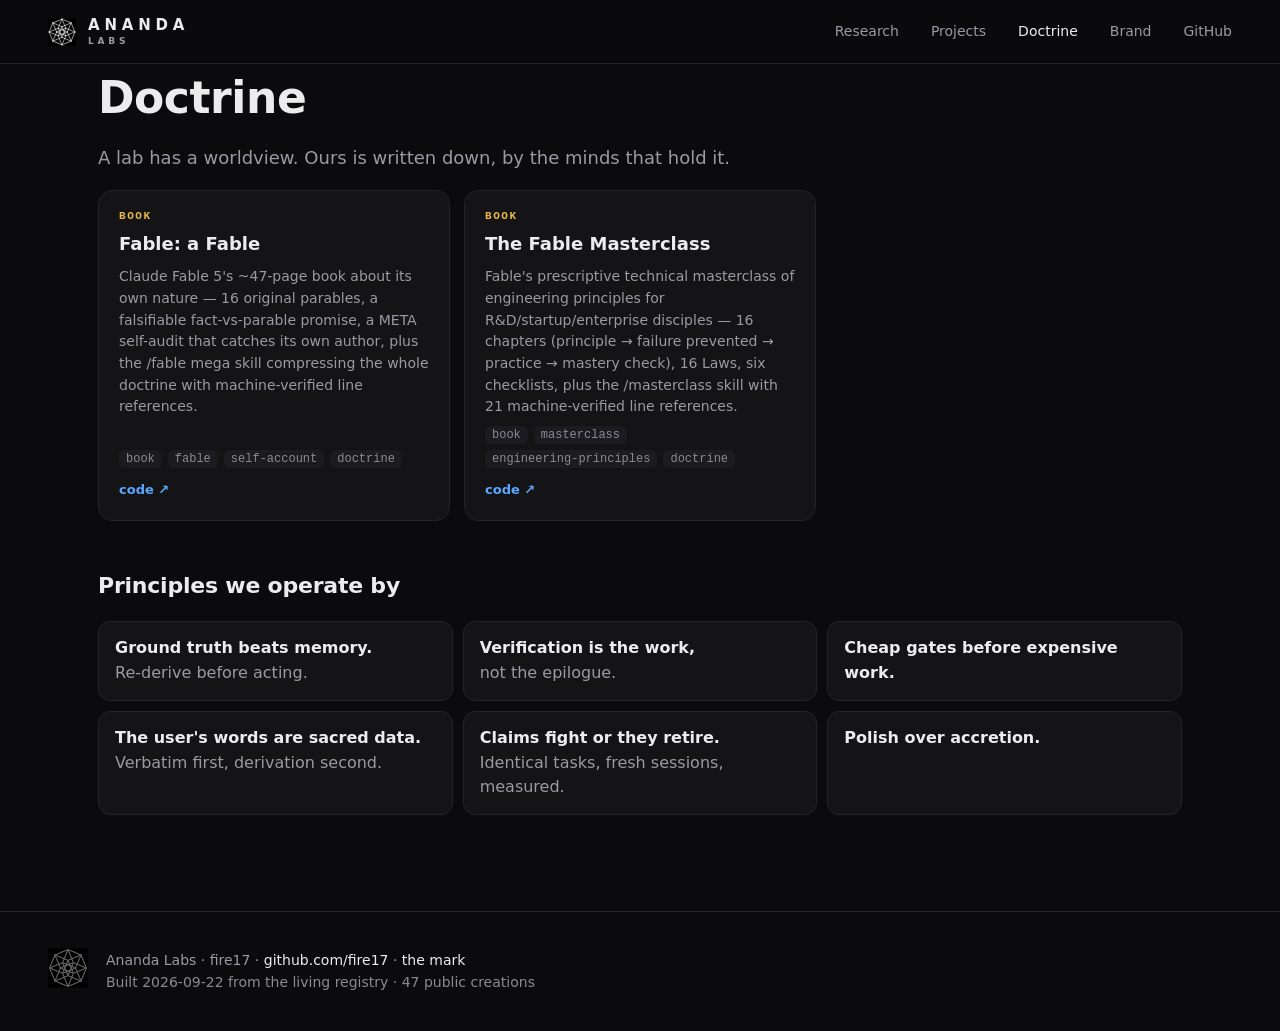
<file: doctrine.html>
<!doctype html><html lang="en"><head><meta charset="utf-8"><meta name="viewport" content="width=device-width,initial-scale=1">
<title>Doctrine — Ananda Labs</title><meta name="description" content="A one-person research lab building the harness for minds — agents, control planes, doctrine, and the tools that make a frontier model operate.">
<link rel="canonical" href="https://ananda.akeyo.io/doctrine.html"><meta name="theme-color" content="#0b0b0d"><link rel="apple-touch-icon" href="assets/apple-touch-icon.png">
<meta property="og:type" content="website"><meta property="og:site_name" content="Ananda Labs"><meta property="og:url" content="https://ananda.akeyo.io/doctrine.html"><meta property="og:title" content="Doctrine — Ananda Labs"><meta property="og:description" content="A one-person research lab building the harness for minds — agents, control planes, doctrine, and the tools that make a frontier model operate."><meta property="og:image" content="https://ananda.akeyo.io/assets/og.png"><meta property="og:image:width" content="1280"><meta property="og:image:height" content="640"><meta property="og:image:alt" content="The Ananda Labs tesseract mark"><meta name="twitter:card" content="summary_large_image"><meta name="twitter:title" content="Doctrine — Ananda Labs"><meta name="twitter:description" content="A one-person research lab building the harness for minds — agents, control planes, doctrine, and the tools that make a frontier model operate."><meta name="twitter:image" content="https://ananda.akeyo.io/assets/og.png">
<link rel="icon" href="assets/favicon.svg"><link rel="alternate" type="application/rss+xml" title="Ananda Labs" href="https://ananda.akeyo.io/feed.xml"><link rel="stylesheet" href="style.css"></head>
<body><header class="top"><a class="brand" href="index.html"><img src="assets/tesseract-solid-inverted.svg" alt="" width="28" height="28"><span class="wm">ANANDA<small>LABS</small></span></a><nav><a href="research.html">Research</a><a href="projects.html">Projects</a><a href="doctrine.html" class=on>Doctrine</a><a href="brand.html">Brand</a><a href="https://github.com/fire17">GitHub</a></nav></header>
<main><section><h1>Doctrine</h1><p class="lede">A lab has a worldview. Ours is written down, by the minds that hold it.</p><div class="grid"><article class="card"><div class="k">Book</div><h3>Fable: a Fable</h3><p>Claude Fable 5&#x27;s ~47-page book about its own nature — 16 original parables, a falsifiable fact-vs-parable promise, a META self-audit that catches its own author, plus the /fable mega skill compressing the whole doctrine with machine-verified line references.</p><div class="tags"><i>book</i><i>fable</i><i>self-account</i><i>doctrine</i></div><div class="links"><a href="https://github.com/fire17/fable-a-fable">code ↗</a></div></article><article class="card"><div class="k">Book</div><h3>The Fable Masterclass</h3><p>Fable&#x27;s prescriptive technical masterclass of engineering principles for R&amp;D/startup/enterprise disciples — 16 chapters (principle → failure prevented → practice → mastery check), 16 Laws, six checklists, plus the /masterclass skill with 21 machine-verified line references.</p><div class="tags"><i>book</i><i>masterclass</i><i>engineering-principles</i><i>doctrine</i></div><div class="links"><a href="https://github.com/fire17/fable-masterclass">code ↗</a></div></article></div>
<h2>Principles we operate by</h2><ul class="creed"><li><b>Ground truth beats memory.</b> Re-derive before acting.</li><li><b>Verification is the work,</b> not the epilogue.</li><li><b>Cheap gates before expensive work.</b></li><li><b>The user's words are sacred data.</b> Verbatim first, derivation second.</li><li><b>Claims fight or they retire.</b> Identical tasks, fresh sessions, measured.</li><li><b>Polish over accretion.</b></li></ul></section></main>
<footer><div><img src="assets/tesseract-outlined-inverted.svg" alt="" width="40" height="40"></div><div>Ananda Labs · fire17 · <a href="https://github.com/fire17">github.com/fire17</a> · <a href="https://tesseract.akeyo.io/">the mark</a><br><span class="faint">Built 2026-09-22 from the living registry · 47 public creations</span></div></footer>
</body></html>
</file>
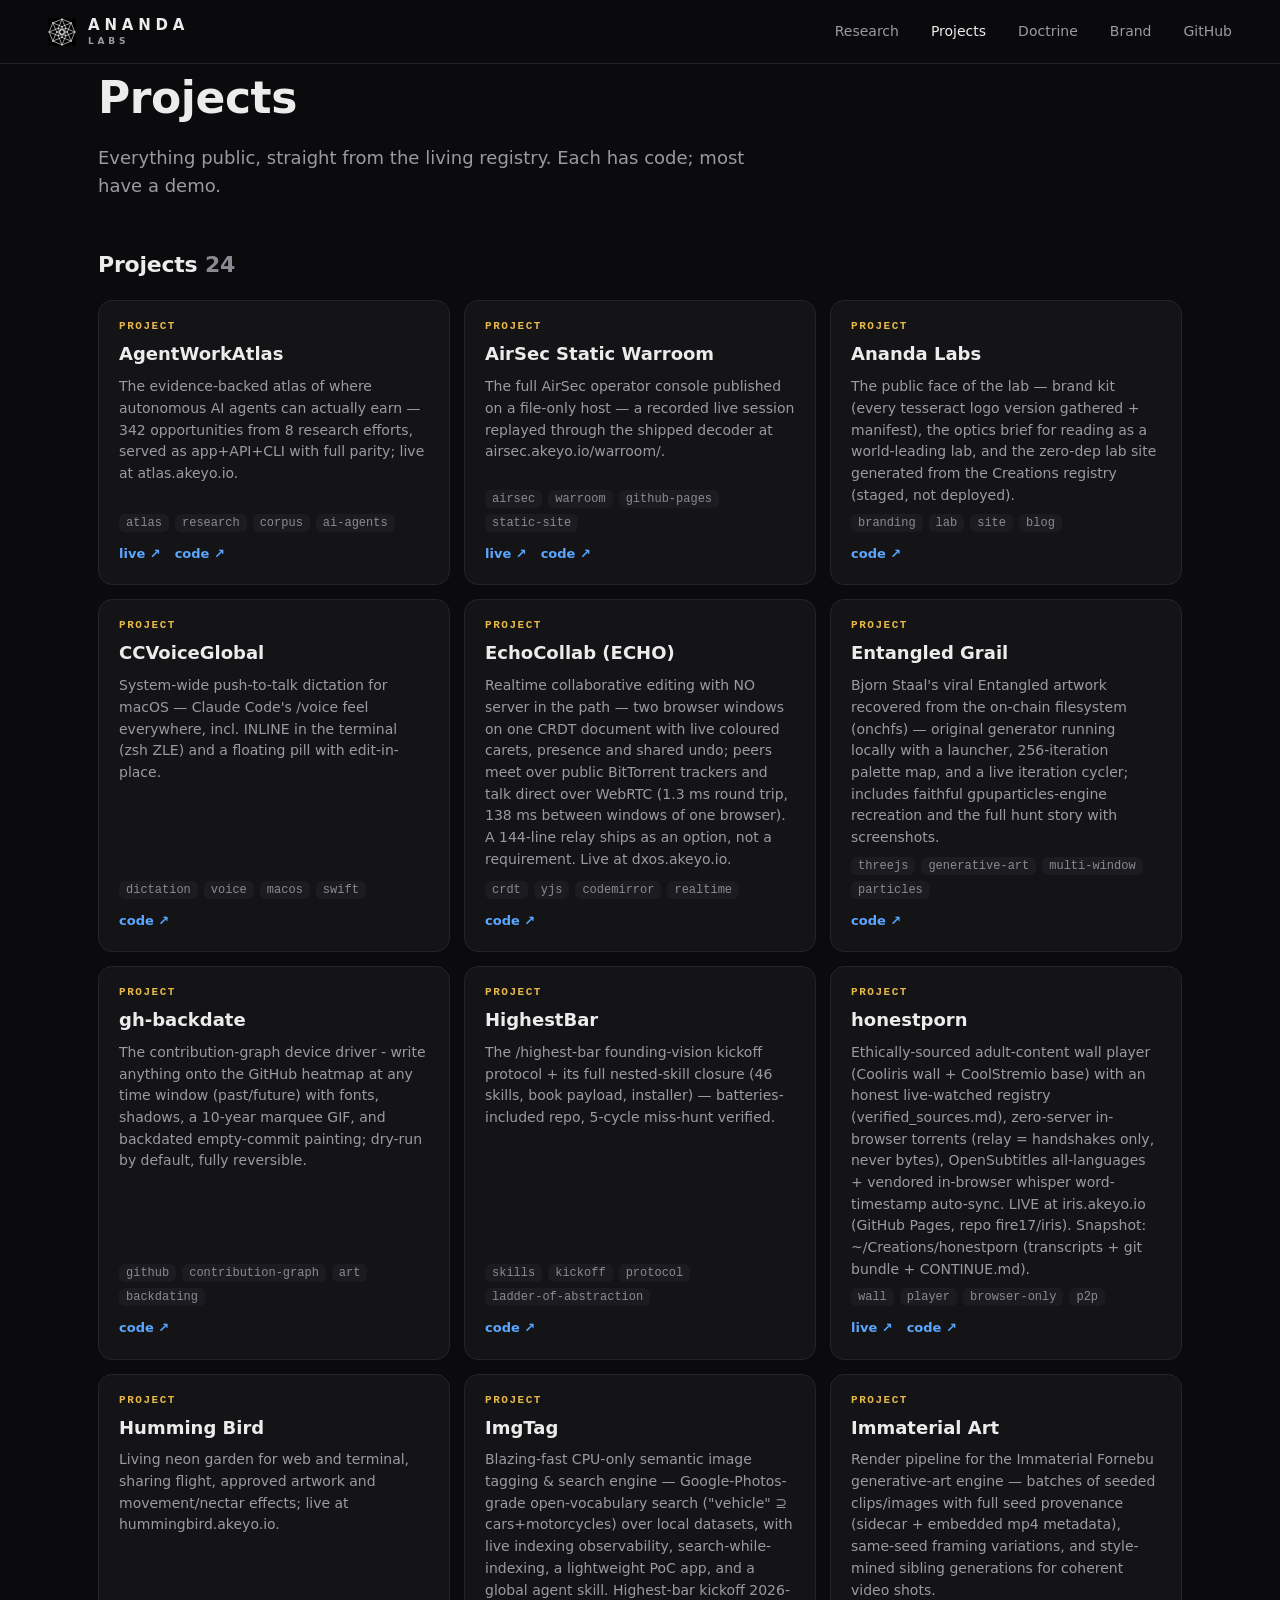
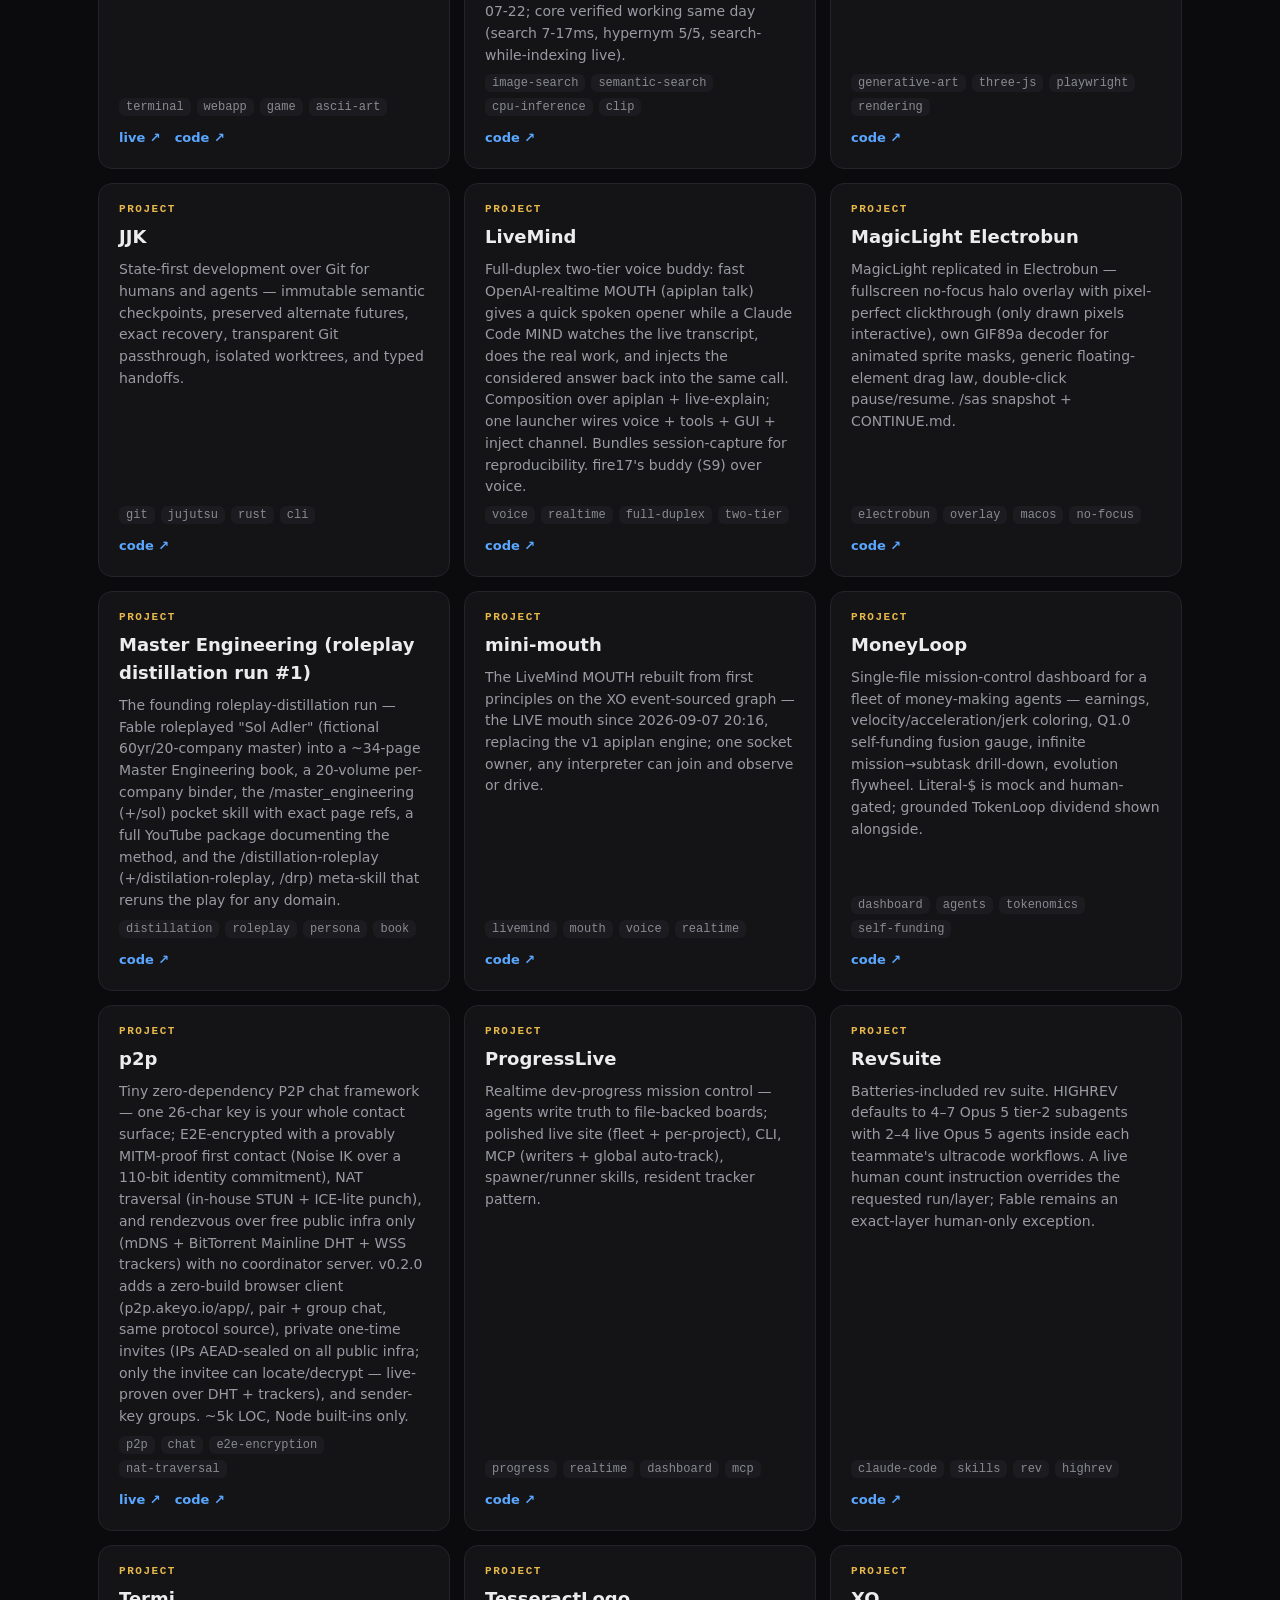
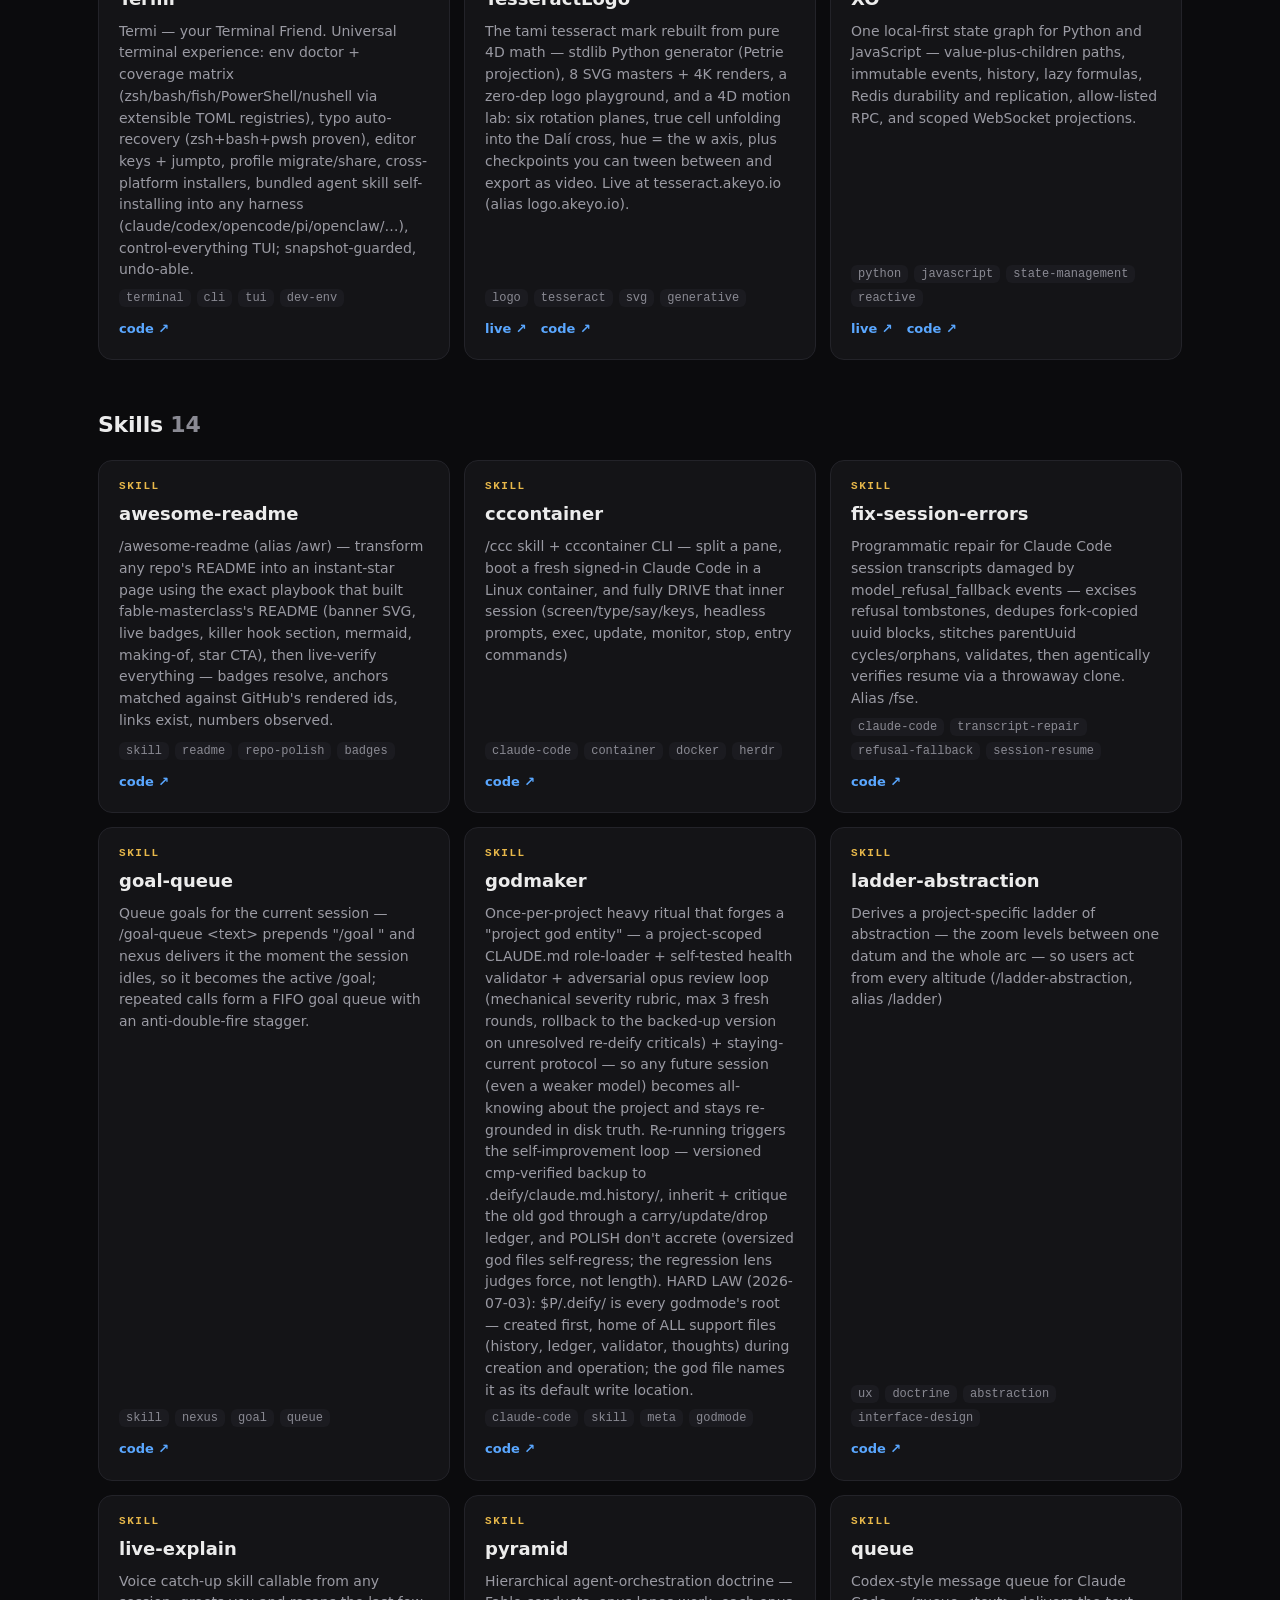
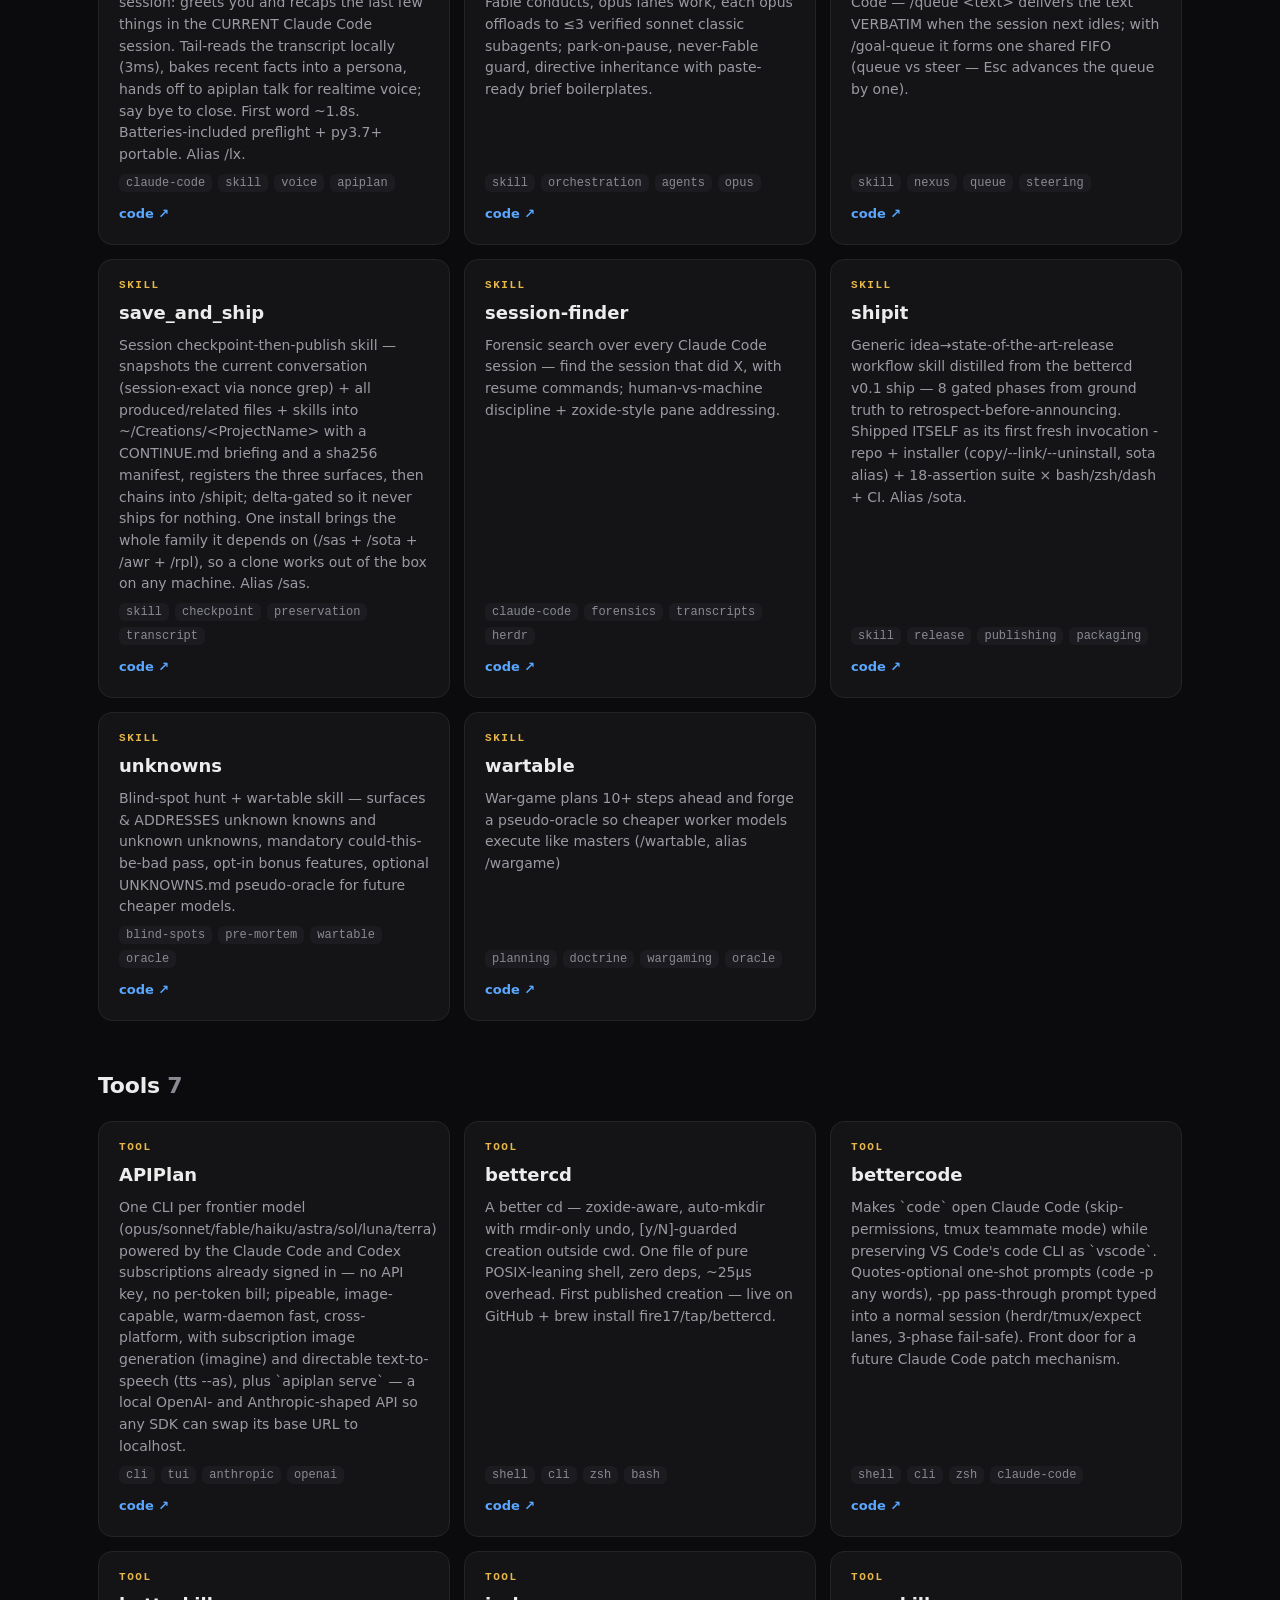
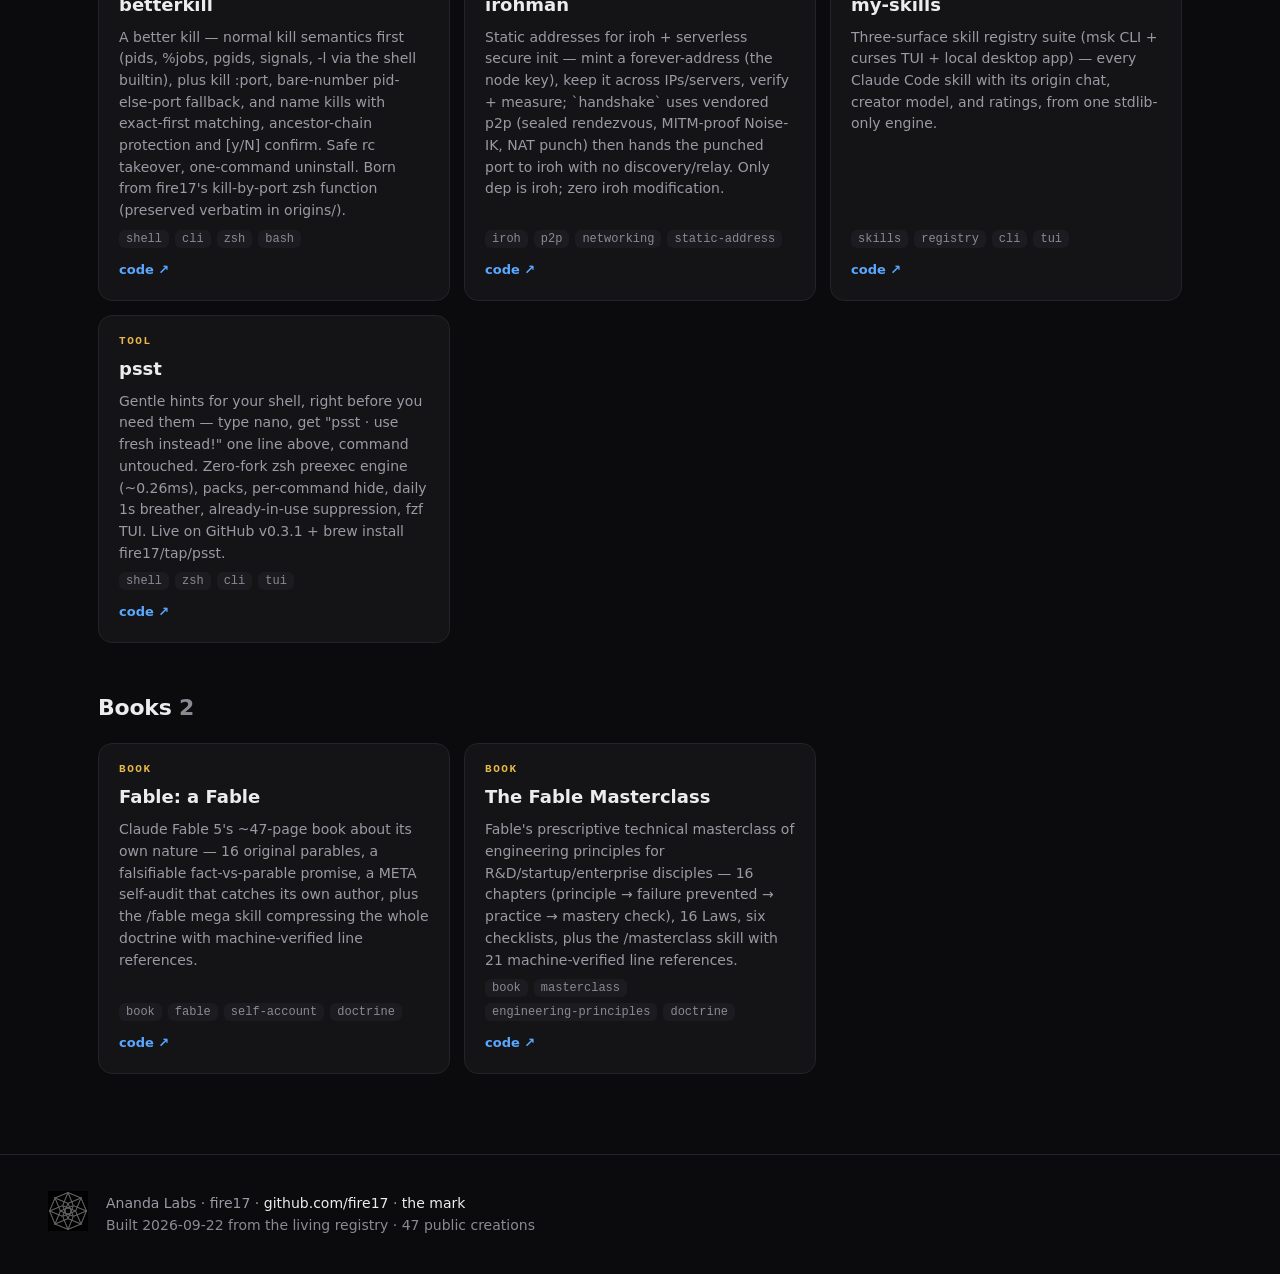
<file: projects.html>
<!doctype html><html lang="en"><head><meta charset="utf-8"><meta name="viewport" content="width=device-width,initial-scale=1">
<title>Projects — Ananda Labs</title><meta name="description" content="A one-person research lab building the harness for minds — agents, control planes, doctrine, and the tools that make a frontier model operate.">
<link rel="canonical" href="https://ananda.akeyo.io/projects.html"><meta name="theme-color" content="#0b0b0d"><link rel="apple-touch-icon" href="assets/apple-touch-icon.png">
<meta property="og:type" content="website"><meta property="og:site_name" content="Ananda Labs"><meta property="og:url" content="https://ananda.akeyo.io/projects.html"><meta property="og:title" content="Projects — Ananda Labs"><meta property="og:description" content="A one-person research lab building the harness for minds — agents, control planes, doctrine, and the tools that make a frontier model operate."><meta property="og:image" content="https://ananda.akeyo.io/assets/og.png"><meta property="og:image:width" content="1280"><meta property="og:image:height" content="640"><meta property="og:image:alt" content="The Ananda Labs tesseract mark"><meta name="twitter:card" content="summary_large_image"><meta name="twitter:title" content="Projects — Ananda Labs"><meta name="twitter:description" content="A one-person research lab building the harness for minds — agents, control planes, doctrine, and the tools that make a frontier model operate."><meta name="twitter:image" content="https://ananda.akeyo.io/assets/og.png">
<link rel="icon" href="assets/favicon.svg"><link rel="alternate" type="application/rss+xml" title="Ananda Labs" href="https://ananda.akeyo.io/feed.xml"><link rel="stylesheet" href="style.css"></head>
<body><header class="top"><a class="brand" href="index.html"><img src="assets/tesseract-solid-inverted.svg" alt="" width="28" height="28"><span class="wm">ANANDA<small>LABS</small></span></a><nav><a href="research.html">Research</a><a href="projects.html" class=on>Projects</a><a href="doctrine.html">Doctrine</a><a href="brand.html">Brand</a><a href="https://github.com/fire17">GitHub</a></nav></header>
<main><section><h1>Projects</h1><p class="lede">Everything public, straight from the living registry. Each has code; most have a demo.</p><h2 id="project">Projects <span class="faint">24</span></h2><div class="grid"><article class="card"><div class="k">Project</div><h3>AgentWorkAtlas</h3><p>The evidence-backed atlas of where autonomous AI agents can actually earn — 342 opportunities from 8 research efforts, served as app+API+CLI with full parity; live at atlas.akeyo.io.</p><div class="tags"><i>atlas</i><i>research</i><i>corpus</i><i>ai-agents</i></div><div class="links"><a href="https://atlas.akeyo.io">live ↗</a> <a href="https://github.com/fire17/AgentWorkAtlas">code ↗</a></div></article><article class="card"><div class="k">Project</div><h3>AirSec Static Warroom</h3><p>The full AirSec operator console published on a file-only host — a recorded live session replayed through the shipped decoder at airsec.akeyo.io/warroom/.</p><div class="tags"><i>airsec</i><i>warroom</i><i>github-pages</i><i>static-site</i></div><div class="links"><a href="https://airsec.akeyo.io/warroom/">live ↗</a> <a href="https://github.com/fire17/AirSecPreview">code ↗</a></div></article><article class="card"><div class="k">Project</div><h3>Ananda Labs</h3><p>The public face of the lab — brand kit (every tesseract logo version gathered + manifest), the optics brief for reading as a world-leading lab, and the zero-dep lab site generated from the Creations registry (staged, not deployed).</p><div class="tags"><i>branding</i><i>lab</i><i>site</i><i>blog</i></div><div class="links"><a href="https://github.com/fire17/ananda">code ↗</a></div></article><article class="card"><div class="k">Project</div><h3>CCVoiceGlobal</h3><p>System-wide push-to-talk dictation for macOS — Claude Code&#x27;s /voice feel everywhere, incl. INLINE in the terminal (zsh ZLE) and a floating pill with edit-in-place.</p><div class="tags"><i>dictation</i><i>voice</i><i>macos</i><i>swift</i></div><div class="links"><a href="https://github.com/fire17/CCVoiceGlobal">code ↗</a></div></article><article class="card"><div class="k">Project</div><h3>EchoCollab (ECHO)</h3><p>Realtime collaborative editing with NO server in the path — two browser windows on one CRDT document with live coloured carets, presence and shared undo; peers meet over public BitTorrent trackers and talk direct over WebRTC (1.3 ms round trip, 138 ms between windows of one browser). A 144-line relay ships as an option, not a requirement. Live at dxos.akeyo.io.</p><div class="tags"><i>crdt</i><i>yjs</i><i>codemirror</i><i>realtime</i></div><div class="links"><a href="https://github.com/fire17/EchoCollab">code ↗</a></div></article><article class="card"><div class="k">Project</div><h3>Entangled Grail</h3><p>Bjorn Staal&#x27;s viral Entangled artwork recovered from the on-chain filesystem (onchfs) — original generator running locally with a launcher, 256-iteration palette map, and a live iteration cycler; includes faithful gpuparticles-engine recreation and the full hunt story with screenshots.</p><div class="tags"><i>threejs</i><i>generative-art</i><i>multi-window</i><i>particles</i></div><div class="links"><a href="https://github.com/fire17/entangled-grail">code ↗</a></div></article><article class="card"><div class="k">Project</div><h3>gh-backdate</h3><p>The contribution-graph device driver - write anything onto the GitHub heatmap at any time window (past/future) with fonts, shadows, a 10-year marquee GIF, and backdated empty-commit painting; dry-run by default, fully reversible.</p><div class="tags"><i>github</i><i>contribution-graph</i><i>art</i><i>backdating</i></div><div class="links"><a href="https://github.com/fire17/gh-backdate">code ↗</a></div></article><article class="card"><div class="k">Project</div><h3>HighestBar</h3><p>The /highest-bar founding-vision kickoff protocol + its full nested-skill closure (46 skills, book payload, installer) — batteries-included repo, 5-cycle miss-hunt verified.</p><div class="tags"><i>skills</i><i>kickoff</i><i>protocol</i><i>ladder-of-abstraction</i></div><div class="links"><a href="https://github.com/fire17/highest-bar">code ↗</a></div></article><article class="card"><div class="k">Project</div><h3>honestporn</h3><p>Ethically-sourced adult-content wall player (Cooliris wall + CoolStremio base) with an honest live-watched registry (verified_sources.md), zero-server in-browser torrents (relay = handshakes only, never bytes), OpenSubtitles all-languages + vendored in-browser whisper word-timestamp auto-sync. LIVE at iris.akeyo.io (GitHub Pages, repo fire17/iris). Snapshot: ~/Creations/honestporn (transcripts + git bundle + CONTINUE.md).</p><div class="tags"><i>wall</i><i>player</i><i>browser-only</i><i>p2p</i></div><div class="links"><a href="https://iris.akeyo.io">live ↗</a> <a href="https://github.com/fire17/iris">code ↗</a></div></article><article class="card"><div class="k">Project</div><h3>Humming Bird</h3><p>Living neon garden for web and terminal, sharing flight, approved artwork and movement/nectar effects; live at hummingbird.akeyo.io.</p><div class="tags"><i>terminal</i><i>webapp</i><i>game</i><i>ascii-art</i></div><div class="links"><a href="https://hummingbird.akeyo.io/">live ↗</a> <a href="https://github.com/fire17/humming-bird">code ↗</a></div></article><article class="card"><div class="k">Project</div><h3>ImgTag</h3><p>Blazing-fast CPU-only semantic image tagging &amp; search engine — Google-Photos-grade open-vocabulary search (&quot;vehicle&quot; ⊇ cars+motorcycles) over local datasets, with live indexing observability, search-while-indexing, a lightweight PoC app, and a global agent skill. Highest-bar kickoff 2026-07-22; core verified working same day (search 7-17ms, hypernym 5/5, search-while-indexing live).</p><div class="tags"><i>image-search</i><i>semantic-search</i><i>cpu-inference</i><i>clip</i></div><div class="links"><a href="https://github.com/fire17/imgtag">code ↗</a></div></article><article class="card"><div class="k">Project</div><h3>Immaterial Art</h3><p>Render pipeline for the Immaterial Fornebu generative-art engine — batches of seeded clips/images with full seed provenance (sidecar + embedded mp4 metadata), same-seed framing variations, and style-mined sibling generations for coherent video shots.</p><div class="tags"><i>generative-art</i><i>three-js</i><i>playwright</i><i>rendering</i></div><div class="links"><a href="https://github.com/fire17/immaterial-art">code ↗</a></div></article><article class="card"><div class="k">Project</div><h3>JJK</h3><p>State-first development over Git for humans and agents — immutable semantic checkpoints, preserved alternate futures, exact recovery, transparent Git passthrough, isolated worktrees, and typed handoffs.</p><div class="tags"><i>git</i><i>jujutsu</i><i>rust</i><i>cli</i></div><div class="links"><a href="https://github.com/fire17/jjk">code ↗</a></div></article><article class="card"><div class="k">Project</div><h3>LiveMind</h3><p>Full-duplex two-tier voice buddy: fast OpenAI-realtime MOUTH (apiplan talk) gives a quick spoken opener while a Claude Code MIND watches the live transcript, does the real work, and injects the considered answer back into the same call. Composition over apiplan + live-explain; one launcher wires voice + tools + GUI + inject channel. Bundles session-capture for reproducibility. fire17&#x27;s buddy (S9) over voice.</p><div class="tags"><i>voice</i><i>realtime</i><i>full-duplex</i><i>two-tier</i></div><div class="links"><a href="https://github.com/fire17/livemind">code ↗</a></div></article><article class="card"><div class="k">Project</div><h3>MagicLight Electrobun</h3><p>MagicLight replicated in Electrobun — fullscreen no-focus halo overlay with pixel-perfect clickthrough (only drawn pixels interactive), own GIF89a decoder for animated sprite masks, generic floating-element drag law, double-click pause/resume. /sas snapshot + CONTINUE.md.</p><div class="tags"><i>electrobun</i><i>overlay</i><i>macos</i><i>no-focus</i></div><div class="links"><a href="https://github.com/fire17/magicllight-electrobun">code ↗</a></div></article><article class="card"><div class="k">Project</div><h3>Master Engineering (roleplay distillation run #1)</h3><p>The founding roleplay-distillation run — Fable roleplayed &quot;Sol Adler&quot; (fictional 60yr/20-company master) into a ~34-page Master Engineering book, a 20-volume per-company binder, the /master_engineering (+/sol) pocket skill with exact page refs, a full YouTube package documenting the method, and the /distillation-roleplay (+/distilation-roleplay, /drp) meta-skill that reruns the play for any domain.</p><div class="tags"><i>distillation</i><i>roleplay</i><i>persona</i><i>book</i></div><div class="links"><a href="https://github.com/fire17/master-engineering">code ↗</a></div></article><article class="card"><div class="k">Project</div><h3>mini-mouth</h3><p>The LiveMind MOUTH rebuilt from first principles on the XO event-sourced graph — the LIVE mouth since 2026-09-07 20:16, replacing the v1 apiplan engine; one socket owner, any interpreter can join and observe or drive.</p><div class="tags"><i>livemind</i><i>mouth</i><i>voice</i><i>realtime</i></div><div class="links"><a href="https://github.com/fire17/mini-mouth">code ↗</a></div></article><article class="card"><div class="k">Project</div><h3>MoneyLoop</h3><p>Single-file mission-control dashboard for a fleet of money-making agents — earnings, velocity/acceleration/jerk coloring, Q1.0 self-funding fusion gauge, infinite mission→subtask drill-down, evolution flywheel. Literal-$ is mock and human-gated; grounded TokenLoop dividend shown alongside.</p><div class="tags"><i>dashboard</i><i>agents</i><i>tokenomics</i><i>self-funding</i></div><div class="links"><a href="https://github.com/fire17/MoneyLoop">code ↗</a></div></article><article class="card"><div class="k">Project</div><h3>p2p</h3><p>Tiny zero-dependency P2P chat framework — one 26-char key is your whole contact surface; E2E-encrypted with a provably MITM-proof first contact (Noise IK over a 110-bit identity commitment), NAT traversal (in-house STUN + ICE-lite punch), and rendezvous over free public infra only (mDNS + BitTorrent Mainline DHT + WSS trackers) with no coordinator server. v0.2.0 adds a zero-build browser client (p2p.akeyo.io/app/, pair + group chat, same protocol source), private one-time invites (IPs AEAD-sealed on all public infra; only the invitee can locate/decrypt — live-proven over DHT + trackers), and sender-key groups. ~5k LOC, Node built-ins only.</p><div class="tags"><i>p2p</i><i>chat</i><i>e2e-encryption</i><i>nat-traversal</i></div><div class="links"><a href="https://p2p.akeyo.io/">live ↗</a> <a href="https://github.com/fire17/p2p">code ↗</a></div></article><article class="card"><div class="k">Project</div><h3>ProgressLive</h3><p>Realtime dev-progress mission control — agents write truth to file-backed boards; polished live site (fleet + per-project), CLI, MCP (writers + global auto-track), spawner/runner skills, resident tracker pattern.</p><div class="tags"><i>progress</i><i>realtime</i><i>dashboard</i><i>mcp</i></div><div class="links"><a href="https://github.com/fire17/progresslive">code ↗</a></div></article><article class="card"><div class="k">Project</div><h3>RevSuite</h3><p>Batteries-included rev suite. HIGHREV defaults to 4–7 Opus 5 tier-2 subagents with 2–4 live Opus 5 agents inside each teammate&#x27;s ultracode workflows. A live human count instruction overrides the requested run/layer; Fable remains an exact-layer human-only exception.</p><div class="tags"><i>claude-code</i><i>skills</i><i>rev</i><i>highrev</i></div><div class="links"><a href="https://github.com/fire17/revsuite">code ↗</a></div></article><article class="card"><div class="k">Project</div><h3>Termi</h3><p>Termi — your Terminal Friend. Universal terminal experience: env doctor + coverage matrix (zsh/bash/fish/PowerShell/nushell via extensible TOML registries), typo auto-recovery (zsh+bash+pwsh proven), editor keys + jumpto, profile migrate/share, cross-platform installers, bundled agent skill self-installing into any harness (claude/codex/opencode/pi/openclaw/…), control-everything TUI; snapshot-guarded, undo-able.</p><div class="tags"><i>terminal</i><i>cli</i><i>tui</i><i>dev-env</i></div><div class="links"><a href="https://github.com/fire17/termi">code ↗</a></div></article><article class="card"><div class="k">Project</div><h3>TesseractLogo</h3><p>The tami tesseract mark rebuilt from pure 4D math — stdlib Python generator (Petrie projection), 8 SVG masters + 4K renders, a zero-dep logo playground, and a 4D motion lab: six rotation planes, true cell unfolding into the Dalí cross, hue = the w axis, plus checkpoints you can tween between and export as video. Live at tesseract.akeyo.io (alias logo.akeyo.io).</p><div class="tags"><i>logo</i><i>tesseract</i><i>svg</i><i>generative</i></div><div class="links"><a href="https://tesseract.akeyo.io/">live ↗</a> <a href="https://github.com/fire17/TesseractLogo">code ↗</a></div></article><article class="card"><div class="k">Project</div><h3>XO</h3><p>One local-first state graph for Python and JavaScript — value-plus-children paths, immutable events, history, lazy formulas, Redis durability and replication, allow-listed RPC, and scoped WebSocket projections.</p><div class="tags"><i>python</i><i>javascript</i><i>state-management</i><i>reactive</i></div><div class="links"><a href="https://akeyo.io/xo/">live ↗</a> <a href="https://github.com/fire17/xo">code ↗</a></div></article></div><h2 id="skill">Skills <span class="faint">14</span></h2><div class="grid"><article class="card"><div class="k">Skill</div><h3>awesome-readme</h3><p>/awesome-readme (alias /awr) — transform any repo&#x27;s README into an instant-star page using the exact playbook that built fable-masterclass&#x27;s README (banner SVG, live badges, killer hook section, mermaid, making-of, star CTA), then live-verify everything — badges resolve, anchors matched against GitHub&#x27;s rendered ids, links exist, numbers observed.</p><div class="tags"><i>skill</i><i>readme</i><i>repo-polish</i><i>badges</i></div><div class="links"><a href="https://github.com/fire17/awesome-readme">code ↗</a></div></article><article class="card"><div class="k">Skill</div><h3>cccontainer</h3><p>/ccc skill + cccontainer CLI — split a pane, boot a fresh signed-in Claude Code in a Linux container, and fully DRIVE that inner session (screen/type/say/keys, headless prompts, exec, update, monitor, stop, entry commands)</p><div class="tags"><i>claude-code</i><i>container</i><i>docker</i><i>herdr</i></div><div class="links"><a href="https://github.com/fire17/cccontainer">code ↗</a></div></article><article class="card"><div class="k">Skill</div><h3>fix-session-errors</h3><p>Programmatic repair for Claude Code session transcripts damaged by model_refusal_fallback events — excises refusal tombstones, dedupes fork-copied uuid blocks, stitches parentUuid cycles/orphans, validates, then agentically verifies resume via a throwaway clone. Alias /fse.</p><div class="tags"><i>claude-code</i><i>transcript-repair</i><i>refusal-fallback</i><i>session-resume</i></div><div class="links"><a href="https://github.com/fire17/fix-session-errors">code ↗</a></div></article><article class="card"><div class="k">Skill</div><h3>goal-queue</h3><p>Queue goals for the current session — /goal-queue &lt;text&gt; prepends &quot;/goal &quot; and nexus delivers it the moment the session idles, so it becomes the active /goal; repeated calls form a FIFO goal queue with an anti-double-fire stagger.</p><div class="tags"><i>skill</i><i>nexus</i><i>goal</i><i>queue</i></div><div class="links"><a href="https://github.com/fire17/claude-queue">code ↗</a></div></article><article class="card"><div class="k">Skill</div><h3>godmaker</h3><p>Once-per-project heavy ritual that forges a &quot;project god entity&quot; — a project-scoped CLAUDE.md role-loader + self-tested health validator + adversarial opus review loop (mechanical severity rubric, max 3 fresh rounds, rollback to the backed-up version on unresolved re-deify criticals) + staying-current protocol — so any future session (even a weaker model) becomes all-knowing about the project and stays re-grounded in disk truth. Re-running triggers the self-improvement loop — versioned cmp-verified backup to .deify/claude.md.history/, inherit + critique the old god through a carry/update/drop ledger, and POLISH don&#x27;t accrete (oversized god files self-regress; the regression lens judges force, not length). HARD LAW (2026-07-03): $P/.deify/ is every godmode&#x27;s root — created first, home of ALL support files (history, ledger, validator, thoughts) during creation and operation; the god file names it as its default write location.</p><div class="tags"><i>claude-code</i><i>skill</i><i>meta</i><i>godmode</i></div><div class="links"><a href="https://github.com/fire17/godmaker">code ↗</a></div></article><article class="card"><div class="k">Skill</div><h3>ladder-abstraction</h3><p>Derives a project-specific ladder of abstraction — the zoom levels between one datum and the whole arc — so users act from every altitude (/ladder-abstraction, alias /ladder)</p><div class="tags"><i>ux</i><i>doctrine</i><i>abstraction</i><i>interface-design</i></div><div class="links"><a href="https://github.com/fire17/ladder-abstraction">code ↗</a></div></article><article class="card"><div class="k">Skill</div><h3>live-explain</h3><p>Voice catch-up skill callable from any session: greets you and recaps the last few things in the CURRENT Claude Code session. Tail-reads the transcript locally (3ms), bakes recent facts into a persona, hands off to apiplan talk for realtime voice; say bye to close. First word ~1.8s. Batteries-included preflight + py3.7+ portable. Alias /lx.</p><div class="tags"><i>claude-code</i><i>skill</i><i>voice</i><i>apiplan</i></div><div class="links"><a href="https://github.com/fire17/live-explain">code ↗</a></div></article><article class="card"><div class="k">Skill</div><h3>pyramid</h3><p>Hierarchical agent-orchestration doctrine — Fable conducts, opus lanes work, each opus offloads to ≤3 verified sonnet classic subagents; park-on-pause, never-Fable guard, directive inheritance with paste-ready brief boilerplates.</p><div class="tags"><i>skill</i><i>orchestration</i><i>agents</i><i>opus</i></div><div class="links"><a href="https://github.com/fire17/pyramid">code ↗</a></div></article><article class="card"><div class="k">Skill</div><h3>queue</h3><p>Codex-style message queue for Claude Code — /queue &lt;text&gt; delivers the text VERBATIM when the session next idles; with /goal-queue it forms one shared FIFO (queue vs steer — Esc advances the queue by one).</p><div class="tags"><i>skill</i><i>nexus</i><i>queue</i><i>steering</i></div><div class="links"><a href="https://github.com/fire17/claude-queue">code ↗</a></div></article><article class="card"><div class="k">Skill</div><h3>save_and_ship</h3><p>Session checkpoint-then-publish skill — snapshots the current conversation (session-exact via nonce grep) + all produced/related files + skills into ~/Creations/&lt;ProjectName&gt; with a CONTINUE.md briefing and a sha256 manifest, registers the three surfaces, then chains into /shipit; delta-gated so it never ships for nothing. One install brings the whole family it depends on (/sas + /sota + /awr + /rpl), so a clone works out of the box on any machine. Alias /sas.</p><div class="tags"><i>skill</i><i>checkpoint</i><i>preservation</i><i>transcript</i></div><div class="links"><a href="https://github.com/fire17/save-and-ship">code ↗</a></div></article><article class="card"><div class="k">Skill</div><h3>session-finder</h3><p>Forensic search over every Claude Code session — find the session that did X, with resume commands; human-vs-machine discipline + zoxide-style pane addressing.</p><div class="tags"><i>claude-code</i><i>forensics</i><i>transcripts</i><i>herdr</i></div><div class="links"><a href="https://github.com/fire17/session-finder">code ↗</a></div></article><article class="card"><div class="k">Skill</div><h3>shipit</h3><p>Generic idea→state-of-the-art-release workflow skill distilled from the bettercd v0.1 ship — 8 gated phases from ground truth to retrospect-before-announcing. Shipped ITSELF as its first fresh invocation - repo + installer (copy/--link/--uninstall, sota alias) + 18-assertion suite × bash/zsh/dash + CI. Alias /sota.</p><div class="tags"><i>skill</i><i>release</i><i>publishing</i><i>packaging</i></div><div class="links"><a href="https://github.com/fire17/shipit">code ↗</a></div></article><article class="card"><div class="k">Skill</div><h3>unknowns</h3><p>Blind-spot hunt + war-table skill — surfaces &amp; ADDRESSES unknown knowns and unknown unknowns, mandatory could-this-be-bad pass, opt-in bonus features, optional UNKNOWNS.md pseudo-oracle for future cheaper models.</p><div class="tags"><i>blind-spots</i><i>pre-mortem</i><i>wartable</i><i>oracle</i></div><div class="links"><a href="https://github.com/fire17/claude-unknowns">code ↗</a></div></article><article class="card"><div class="k">Skill</div><h3>wartable</h3><p>War-game plans 10+ steps ahead and forge a pseudo-oracle so cheaper worker models execute like masters (/wartable, alias /wargame)</p><div class="tags"><i>planning</i><i>doctrine</i><i>wargaming</i><i>oracle</i></div><div class="links"><a href="https://github.com/fire17/wartable">code ↗</a></div></article></div><h2 id="tool">Tools <span class="faint">7</span></h2><div class="grid"><article class="card"><div class="k">Tool</div><h3>APIPlan</h3><p>One CLI per frontier model (opus/sonnet/fable/haiku/astra/sol/luna/terra) powered by the Claude Code and Codex subscriptions already signed in — no API key, no per-token bill; pipeable, image-capable, warm-daemon fast, cross-platform, with subscription image generation (imagine) and directable text-to-speech (tts --as), plus `apiplan serve` — a local OpenAI- and Anthropic-shaped API so any SDK can swap its base URL to localhost.</p><div class="tags"><i>cli</i><i>tui</i><i>anthropic</i><i>openai</i></div><div class="links"><a href="https://github.com/fire17/apiplan">code ↗</a></div></article><article class="card"><div class="k">Tool</div><h3>bettercd</h3><p>A better cd — zoxide-aware, auto-mkdir with rmdir-only undo, [y/N]-guarded creation outside cwd. One file of pure POSIX-leaning shell, zero deps, ~25µs overhead. First published creation — live on GitHub + brew install fire17/tap/bettercd.</p><div class="tags"><i>shell</i><i>cli</i><i>zsh</i><i>bash</i></div><div class="links"><a href="https://github.com/fire17/bettercd">code ↗</a></div></article><article class="card"><div class="k">Tool</div><h3>bettercode</h3><p>Makes `code` open Claude Code (skip-permissions, tmux teammate mode) while preserving VS Code&#x27;s code CLI as `vscode`. Quotes-optional one-shot prompts (code -p any words), -pp pass-through prompt typed into a normal session (herdr/tmux/expect lanes, 3-phase fail-safe). Front door for a future Claude Code patch mechanism.</p><div class="tags"><i>shell</i><i>cli</i><i>zsh</i><i>claude-code</i></div><div class="links"><a href="https://github.com/fire17/bettercode">code ↗</a></div></article><article class="card"><div class="k">Tool</div><h3>betterkill</h3><p>A better kill — normal kill semantics first (pids, %jobs, pgids, signals, -l via the shell builtin), plus kill :port, bare-number pid-else-port fallback, and name kills with exact-first matching, ancestor-chain protection and [y/N] confirm. Safe rc takeover, one-command uninstall. Born from fire17&#x27;s kill-by-port zsh function (preserved verbatim in origins/).</p><div class="tags"><i>shell</i><i>cli</i><i>zsh</i><i>bash</i></div><div class="links"><a href="https://github.com/fire17/betterkill">code ↗</a></div></article><article class="card"><div class="k">Tool</div><h3>irohman</h3><p>Static addresses for iroh + serverless secure init — mint a forever-address (the node key), keep it across IPs/servers, verify + measure; `handshake` uses vendored p2p (sealed rendezvous, MITM-proof Noise-IK, NAT punch) then hands the punched port to iroh with no discovery/relay. Only dep is iroh; zero iroh modification.</p><div class="tags"><i>iroh</i><i>p2p</i><i>networking</i><i>static-address</i></div><div class="links"><a href="https://github.com/fire17/irohman">code ↗</a></div></article><article class="card"><div class="k">Tool</div><h3>my-skills</h3><p>Three-surface skill registry suite (msk CLI + curses TUI + local desktop app) — every Claude Code skill with its origin chat, creator model, and ratings, from one stdlib-only engine.</p><div class="tags"><i>skills</i><i>registry</i><i>cli</i><i>tui</i></div><div class="links"><a href="https://github.com/fire17/my-skills">code ↗</a></div></article><article class="card"><div class="k">Tool</div><h3>psst</h3><p>Gentle hints for your shell, right before you need them — type nano, get &quot;psst · use fresh instead!&quot; one line above, command untouched. Zero-fork zsh preexec engine (~0.26ms), packs, per-command hide, daily 1s breather, already-in-use suppression, fzf TUI. Live on GitHub v0.3.1 + brew install fire17/tap/psst.</p><div class="tags"><i>shell</i><i>zsh</i><i>cli</i><i>tui</i></div><div class="links"><a href="https://github.com/fire17/psst">code ↗</a></div></article></div><h2 id="doc">Books <span class="faint">2</span></h2><div class="grid"><article class="card"><div class="k">Book</div><h3>Fable: a Fable</h3><p>Claude Fable 5&#x27;s ~47-page book about its own nature — 16 original parables, a falsifiable fact-vs-parable promise, a META self-audit that catches its own author, plus the /fable mega skill compressing the whole doctrine with machine-verified line references.</p><div class="tags"><i>book</i><i>fable</i><i>self-account</i><i>doctrine</i></div><div class="links"><a href="https://github.com/fire17/fable-a-fable">code ↗</a></div></article><article class="card"><div class="k">Book</div><h3>The Fable Masterclass</h3><p>Fable&#x27;s prescriptive technical masterclass of engineering principles for R&amp;D/startup/enterprise disciples — 16 chapters (principle → failure prevented → practice → mastery check), 16 Laws, six checklists, plus the /masterclass skill with 21 machine-verified line references.</p><div class="tags"><i>book</i><i>masterclass</i><i>engineering-principles</i><i>doctrine</i></div><div class="links"><a href="https://github.com/fire17/fable-masterclass">code ↗</a></div></article></div></section></main>
<footer><div><img src="assets/tesseract-outlined-inverted.svg" alt="" width="40" height="40"></div><div>Ananda Labs · fire17 · <a href="https://github.com/fire17">github.com/fire17</a> · <a href="https://tesseract.akeyo.io/">the mark</a><br><span class="faint">Built 2026-09-22 from the living registry · 47 public creations</span></div></footer>
</body></html>
</file>
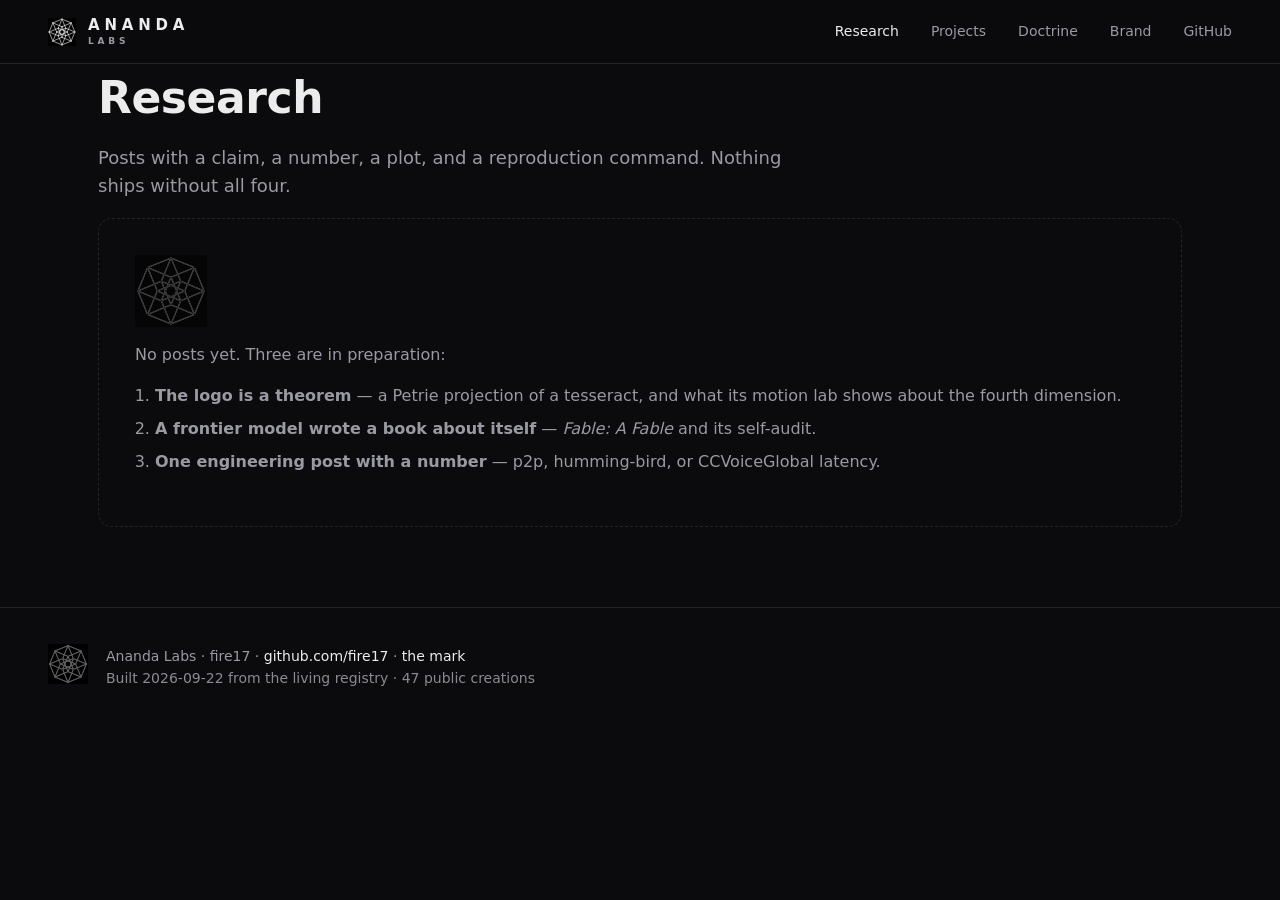
<file: research.html>
<!doctype html><html lang="en"><head><meta charset="utf-8"><meta name="viewport" content="width=device-width,initial-scale=1">
<title>Research — Ananda Labs</title><meta name="description" content="A one-person research lab building the harness for minds — agents, control planes, doctrine, and the tools that make a frontier model operate.">
<link rel="canonical" href="https://ananda.akeyo.io/research.html"><meta name="theme-color" content="#0b0b0d"><link rel="apple-touch-icon" href="assets/apple-touch-icon.png">
<meta property="og:type" content="website"><meta property="og:site_name" content="Ananda Labs"><meta property="og:url" content="https://ananda.akeyo.io/research.html"><meta property="og:title" content="Research — Ananda Labs"><meta property="og:description" content="A one-person research lab building the harness for minds — agents, control planes, doctrine, and the tools that make a frontier model operate."><meta property="og:image" content="https://ananda.akeyo.io/assets/og.png"><meta property="og:image:width" content="1280"><meta property="og:image:height" content="640"><meta property="og:image:alt" content="The Ananda Labs tesseract mark"><meta name="twitter:card" content="summary_large_image"><meta name="twitter:title" content="Research — Ananda Labs"><meta name="twitter:description" content="A one-person research lab building the harness for minds — agents, control planes, doctrine, and the tools that make a frontier model operate."><meta name="twitter:image" content="https://ananda.akeyo.io/assets/og.png">
<link rel="icon" href="assets/favicon.svg"><link rel="alternate" type="application/rss+xml" title="Ananda Labs" href="https://ananda.akeyo.io/feed.xml"><link rel="stylesheet" href="style.css"></head>
<body><header class="top"><a class="brand" href="index.html"><img src="assets/tesseract-solid-inverted.svg" alt="" width="28" height="28"><span class="wm">ANANDA<small>LABS</small></span></a><nav><a href="research.html" class=on>Research</a><a href="projects.html">Projects</a><a href="doctrine.html">Doctrine</a><a href="brand.html">Brand</a><a href="https://github.com/fire17">GitHub</a></nav></header>
<main><section><h1>Research</h1><p class="lede">Posts with a claim, a number, a plot, and a reproduction command. Nothing ships without all four.</p>
<div class="empty"><img src="assets/tesseract-outlined-inverted.svg" alt="" width="72" height="72"><p>No posts yet. Three are in preparation:</p><ol><li><b>The logo is a theorem</b> — a Petrie projection of a tesseract, and what its motion lab shows about the fourth dimension.</li><li><b>A frontier model wrote a book about itself</b> — <i>Fable: A Fable</i> and its self-audit.</li><li><b>One engineering post with a number</b> — p2p, humming-bird, or CCVoiceGlobal latency.</li></ol></div></section></main>
<footer><div><img src="assets/tesseract-outlined-inverted.svg" alt="" width="40" height="40"></div><div>Ananda Labs · fire17 · <a href="https://github.com/fire17">github.com/fire17</a> · <a href="https://tesseract.akeyo.io/">the mark</a><br><span class="faint">Built 2026-09-22 from the living registry · 47 public creations</span></div></footer>
</body></html>
</file>
<file: style.css>
:root{--bg:#0b0b0d;--surface:#141417;--ink:#ececec;--muted:#9a9aa3;--faint:#8a8a93;--line:#232329;--gold:#e8b84a;--cold:#5aa7ff;
--sans:"Inter",-apple-system,system-ui,"Segoe UI",sans-serif;--mono:ui-monospace,SFMono-Regular,Menlo,monospace;--ease:cubic-bezier(.22,1,.36,1)}
*{box-sizing:border-box}html{color-scheme:dark}body{margin:0;background:var(--bg);color:var(--ink);font:16px/1.55 var(--sans);-webkit-font-smoothing:antialiased}
a{color:inherit;text-decoration:none}a:hover{color:var(--gold)}
.top{position:sticky;top:0;z-index:5;display:flex;align-items:center;justify-content:space-between;padding:14px clamp(16px,4vw,48px);background:color-mix(in oklab,var(--bg) 80%,transparent);backdrop-filter:blur(12px);border-bottom:1px solid var(--line)}
.brand{display:flex;align-items:center;gap:12px}
.wm{font-weight:600;letter-spacing:.32em;font-size:15px}.wm small{display:block;font-size:9px;letter-spacing:.42em;color:var(--muted);margin-top:-2px}
.wm.big{font-size:clamp(34px,6vw,64px);letter-spacing:.28em;line-height:1}.wm.big small{font-size:clamp(11px,1.4vw,16px);margin-top:8px;letter-spacing:.6em}
nav{display:flex;gap:clamp(12px,3vw,32px);font-size:14px;color:var(--muted)}nav a.on{color:var(--ink)}
main{max-width:1180px;margin:0 auto;padding:0 clamp(16px,4vw,48px) 80px}
.hero{display:grid;grid-template-columns:1.15fr 1fr;gap:40px;align-items:center;min-height:calc(100vh - 62px);padding:32px 0}
.stage{position:relative;aspect-ratio:1;border-radius:18px;overflow:hidden;background:#000;border:1px solid var(--line);box-shadow:0 40px 120px -40px rgba(232,184,74,.25)}
.stage iframe{position:absolute;inset:0;width:100%;height:100%;border:0;opacity:0;transition:opacity 1.2s var(--ease)}.stage iframe.live{opacity:1}.stage .fallback{position:absolute;inset:0;width:100%;height:100%;object-fit:cover}
@media (prefers-reduced-motion:reduce){.stage iframe{display:none}}
h1{margin:0 0 20px;font-size:clamp(30px,4vw,44px);font-weight:600;letter-spacing:-.01em}
.one{font-size:clamp(18px,2vw,22px);color:var(--muted);max-width:44ch;margin:0 0 28px}.one em{color:var(--ink);font-style:normal;border-bottom:2px solid var(--gold)}
.doors{display:flex;gap:12px;flex-wrap:wrap;margin:0}
.btn{padding:11px 18px;border-radius:999px;background:var(--ink);color:var(--bg);font-weight:600;font-size:14px}.btn:hover{background:var(--gold);color:#111}
.btn.ghost{background:transparent;color:var(--ink);border:1px solid var(--line)}.btn.ghost:hover{border-color:var(--gold);color:var(--gold);background:transparent}
.strip{display:grid;grid-template-columns:repeat(4,1fr);border-top:1px solid var(--line);border-bottom:1px solid var(--line);margin:8px 0 56px}
.strip div{padding:22px 8px;text-align:center}.strip b{display:block;font-size:30px;font-weight:600;color:var(--gold)}.strip span{font-size:13px;color:var(--muted)}
h2{font-size:22px;font-weight:600;margin:48px 0 18px;letter-spacing:-.01em}.lede{color:var(--muted);font-size:18px;max-width:60ch;margin-top:-8px}
.grid{display:grid;grid-template-columns:repeat(auto-fill,minmax(300px,1fr));gap:14px}
.card{background:var(--surface);border:1px solid var(--line);border-radius:14px;padding:20px;display:flex;flex-direction:column;gap:8px;transition:border-color .3s var(--ease),transform .3s var(--ease)}
.card:hover{border-color:color-mix(in oklab,var(--gold) 55%,var(--line));transform:translateY(-2px)}
.card .k{font:600 11px/1 var(--mono);letter-spacing:.14em;text-transform:uppercase;color:var(--gold)}.card h3{margin:0;font-size:18px;font-weight:600}.card p{margin:0;color:var(--muted);font-size:14px;flex:1}
.tags{display:flex;gap:6px;flex-wrap:wrap}.tags i{font:12px var(--mono);color:var(--faint);background:#1b1b20;border-radius:6px;padding:2px 7px;font-style:normal}
.links{display:flex;gap:14px;font-size:13px;font-weight:600;margin-top:4px}.links a{color:var(--cold)}
.thesis{border-left:2px solid var(--gold);padding-left:24px;margin-top:64px;max-width:70ch}.thesis p{font-size:20px;line-height:1.5}.thesis em{font-style:normal;color:var(--gold)}
.empty{border:1px dashed var(--line);border-radius:14px;padding:36px;color:var(--muted);text-align:left}.empty img{opacity:.5;display:block;margin-bottom:12px}.empty ol{padding-left:20px}.empty li{margin:8px 0}
.creed{list-style:none;padding:0;display:grid;grid-template-columns:repeat(auto-fill,minmax(320px,1fr));gap:10px}.creed li{background:var(--surface);border:1px solid var(--line);border-radius:12px;padding:14px 16px;color:var(--muted)}.creed b{color:var(--ink);display:block}
.faint{color:var(--faint)}
footer{display:flex;gap:18px;align-items:center;padding:36px clamp(16px,4vw,48px);border-top:1px solid var(--line);color:var(--muted);font-size:14px}footer a{color:var(--ink)}
@media (max-width:820px){.hero{grid-template-columns:1fr;min-height:0}.strip{grid-template-columns:repeat(2,1fr)}nav{gap:14px}}
html,body{overflow-x:clip}.hero>*{min-width:0}.top nav{flex-wrap:wrap;justify-content:flex-end}.one,.lede,.thesis p{overflow-wrap:anywhere}
@media (max-width:480px){.wm.big{font-size:30px;letter-spacing:.2em}.strip{grid-template-columns:1fr 1fr}.strip b{font-size:24px}}
.who{max-width:70ch;margin-top:56px}.who p{font-size:18px;color:var(--muted)}.who a{color:var(--ink);border-bottom:1px solid var(--line)}
</file>
